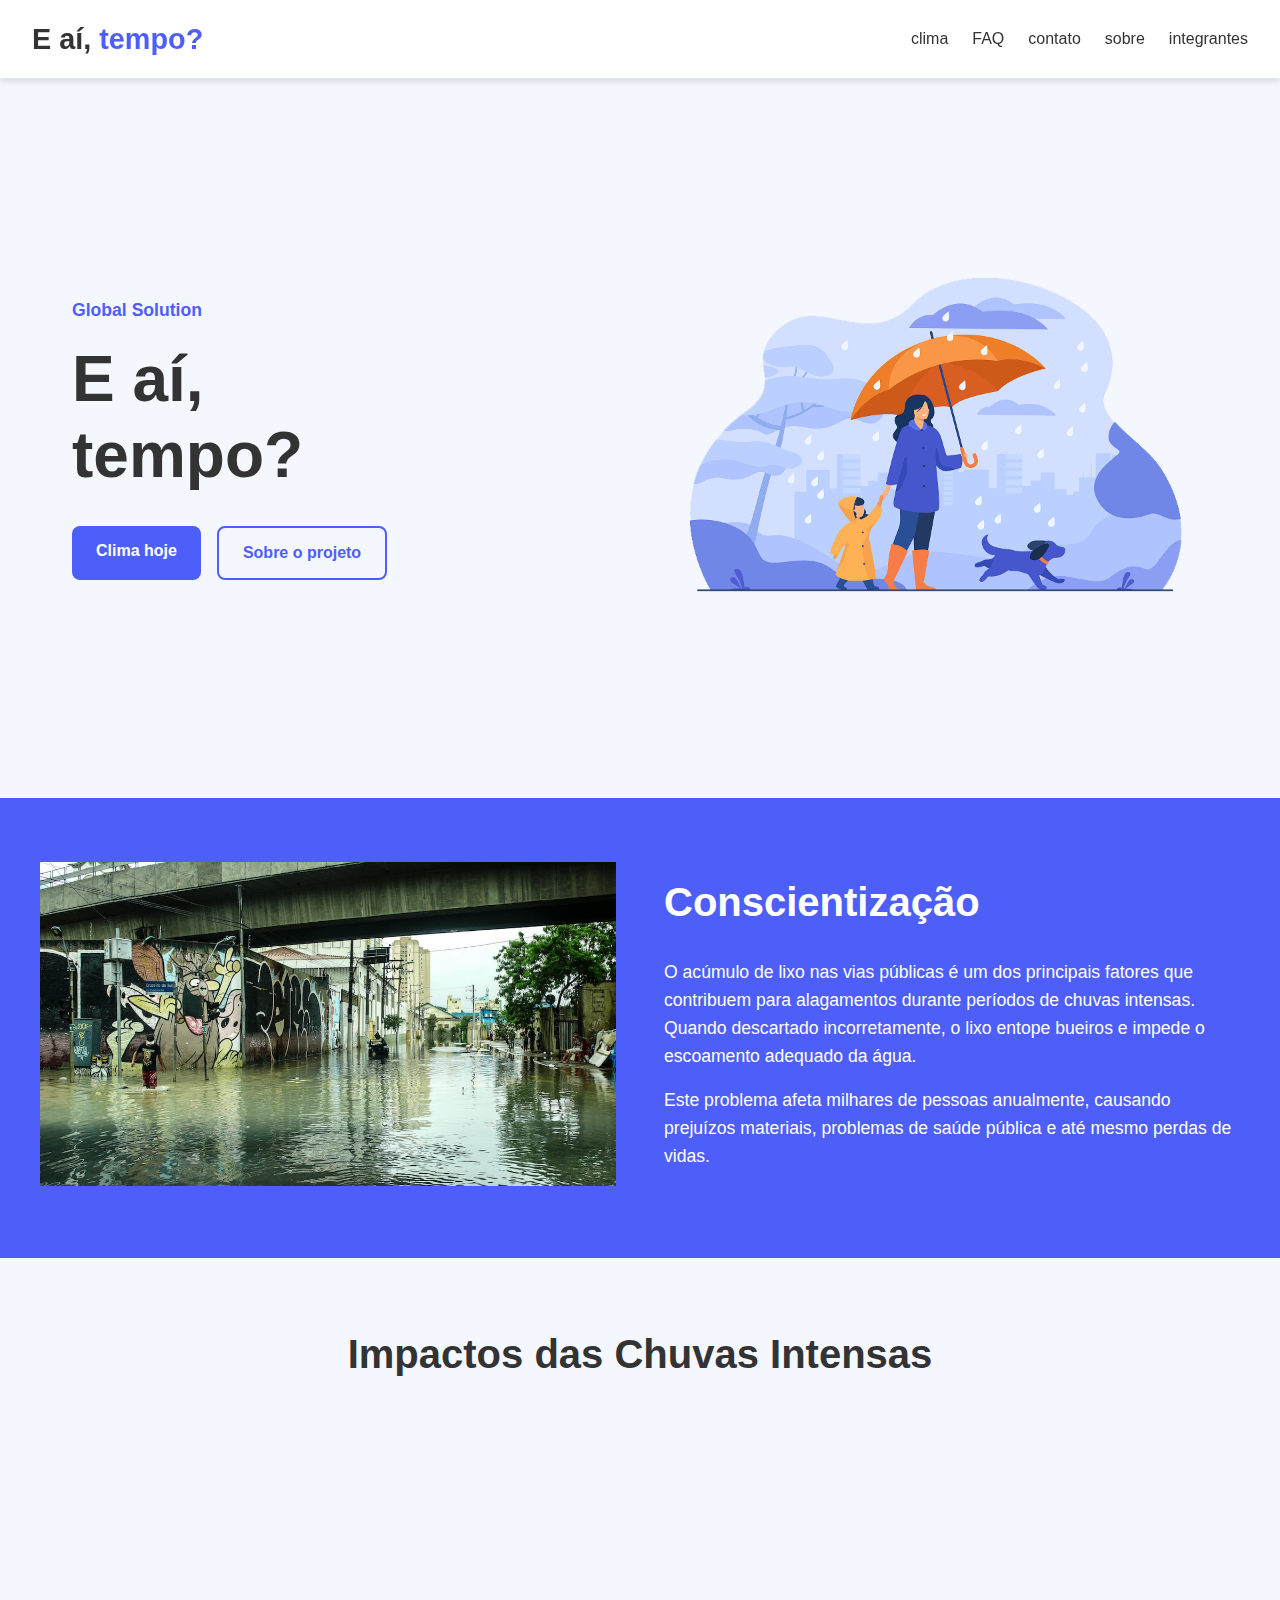
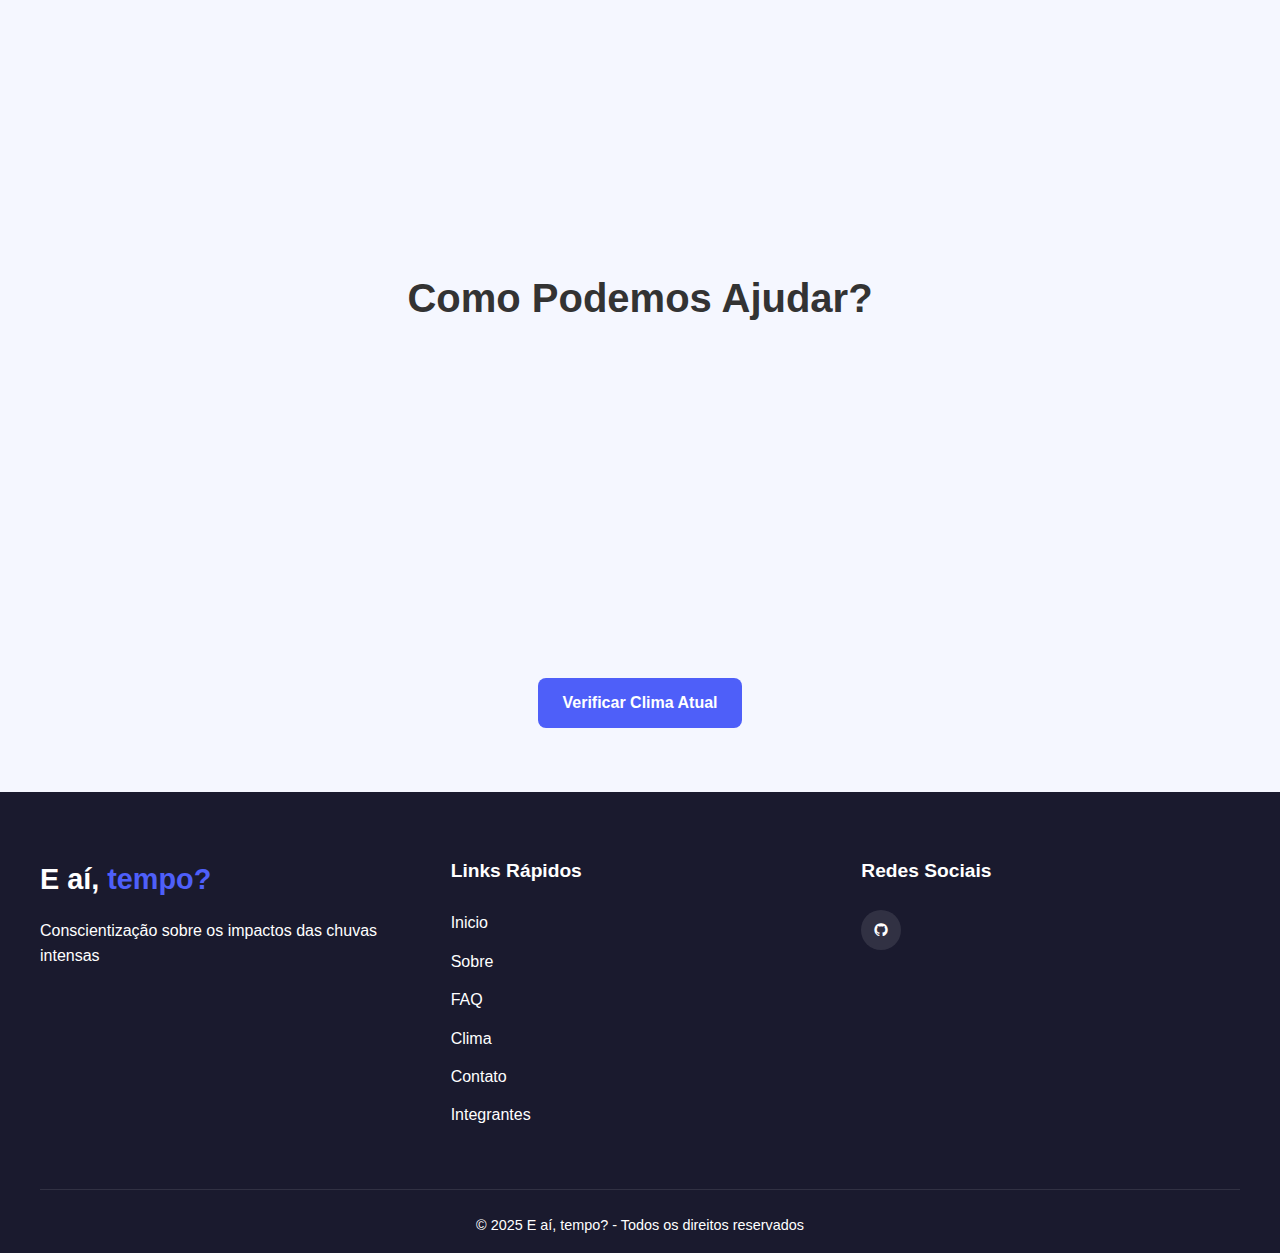
<file: index.html>
<!DOCTYPE html>
<html lang="pt-BR">

<head>
    <meta charset="UTF-8">
    <meta name="viewport" content="width=device-width, initial-scale=1.0">
    <title>E aí, tempo? - Conscientização sobre Chuvas Intensas</title>
    <link rel="stylesheet" href="css/style.css">
    <link rel="stylesheet" href="css/responsive.css">
    <link rel="stylesheet" href="https://cdnjs.cloudflare.com/ajax/libs/font-awesome/6.4.0/css/all.min.css">
    <link href='https://unpkg.com/boxicons@2.1.4/css/boxicons.min.css' rel='stylesheet'>
    <link rel="shortcut icon" href="img/logo.png" type="image/x-icon">
</head>

<body>
    <header>
        <div class="logo">
            <h1><a href="index.html">E aí, <span>tempo?</span></a></h1>
        </div>
        <nav>
            <div class="menu-toggle">
                <i class="fas fa-bars"></i>
            </div>
            <ul class="menu">
                <li><a href="clima.html">clima</a></li>
                <li><a href="faq.html">FAQ</a></li>
                <li><a href="contato.html">contato</a></li>
                <li><a href="sobre.html">sobre</a></li>
                <li><a href="integrantes.html">integrantes</a></li>
            </ul>
        </nav>
    </header>

    <main>
        <section class="hero">
            <div class="hero-content">
                <p class="subtitle">Global Solution</p>
                <h2>E aí, <br>tempo?</h2>
                <div class="hero-buttons">
                    <a href="clima.html" class="btn primary">Clima hoje</a>
                    <a href="sobre.html" class="btn secondary">Sobre o projeto</a>
                </div>
            </div>
            <div class="hero-image">
                <img class="chuva" src="chuva.png" alt="Pessoa com guarda-chuva na chuva">
            </div>
        </section>

        <section class="info-section blue-bg">
            <div class="info-content">
                <div class="info-image">
                    <img src="img/enchente.jpg" alt="Rua alagada devido às chuvas intensas">
                </div>
                <div class="info-text">
                    <h2>Conscientização</h2>
                    <p>O acúmulo de lixo nas vias públicas é um dos principais fatores que contribuem para alagamentos
                        durante períodos de chuvas intensas. Quando descartado incorretamente, o lixo entope bueiros e
                        impede o escoamento adequado da água.</p>
                    <p>Este problema afeta milhares de pessoas anualmente, causando prejuízos materiais, problemas de
                        saúde pública e até mesmo perdas de vidas.</p>
                </div>
            </div>
        </section>

        <section class="impact-section">
            <h2>Impactos das Chuvas Intensas</h2>
            <div class="impact-cards">
                <div class="impact-card">
                    <div class="icon">
                        <i class="fas fa-house-damage"></i>
                    </div>
                    <h3>Alagamentos</h3>
                    <p>Ruas e casas alagadas devido ao entupimento de bueiros por lixo descartado incorretamente.</p>
                </div>
                <div class="impact-card">
                    <div class="icon">
                        <i class="fas fa-virus"></i>
                    </div>
                    <h3>Doenças</h3>
                    <p>Proliferação de doenças como leptospirose, dengue e outras enfermidades relacionadas à água
                        contaminada.</p>
                </div>
                <div class="impact-card">
                    <div class="icon">
                        <i class="fas fa-dollar-sign"></i>
                    </div>
                    <h3>Prejuízos</h3>
                    <p>Perdas materiais, danos à infraestrutura urbana e custos elevados para reparos e reconstrução.
                    </p>
                </div>
            </div>
        </section>

        <section class="solution-section">
            <h2>Como Podemos Ajudar?</h2>
            <div class="solution-cards">
                <div class="solution-card">
                    <div class="icon">
                        <i class="fas fa-recycle"></i>
                    </div>
                    <h3>Recicle</h3>
                    <p>Separe corretamente seus resíduos e encaminhe para reciclagem.</p>
                </div>
                <div class="solution-card">
                    <div class="icon">
                        <i class="fas fa-trash-alt"></i>
                    </div>
                    <h3>Descarte Correto</h3>
                    <p>Nunca jogue lixo nas ruas, utilize as lixeiras apropriadas.</p>
                </div>
                <div class="solution-card">
                    <div class="icon">
                        <i class="fas fa-bullhorn"></i>
                    </div>
                    <h3>Conscientize</h3>
                    <p>Compartilhe informações e conscientize pessoas ao seu redor.</p>
                </div>
            </div>
            <div class="cta-button">
                <a href="clima.html" class="btn primary">Verificar Clima Atual</a>
            </div>
        </section>
    </main>

    <footer>
        <div class="footer-content">
            <div class="footer-logo">
                <h2>E aí, <span>tempo?</span></h2>
                <p>Conscientização sobre os impactos das chuvas intensas</p>
            </div>
            <div class="footer-links">
                <h3>Links Rápidos</h3>
                <ul>
                    <li><a href="index.html">Inicio</a></li>
                    <li><a href="sobre.html">Sobre</a></li>
                    <li><a href="faq.html">FAQ</a></li>
                    <li><a href="clima.html">Clima</a></li>
                    <li><a href="contato.html">Contato</a></li>
                    <li><a href="integrantes.html">Integrantes</a></li>
                </ul>
            </div>
            <div class="footer-social">
                <h3>Redes Sociais</h3>
                <div class="social-icons">
                    <a href="https://github.com/E-ai-tempo" target="_blank"><i class='bx bxl-github'></i></a>
                </div>
            </div>
        </div>
        <div class="footer-bottom">
            <p>&copy; 2025 E aí, tempo? - Todos os direitos reservados</p>
        </div>
    </footer>

    <script src="js/script.js"></script>
    <script>
        window.watsonAssistantChatOptions = {
            integrationID: "f2cf5bff-67b4-4966-b9d4-09a305dd1680", // The ID of this integration.
            region: "us-south", // The region your integration is hosted in.
            serviceInstanceID: "dce1eddc-7f61-4371-ace7-914bab5cbbb1", // The ID of your service instance.
            onLoad: async (instance) => { await instance.render(); }
        };
        setTimeout(function () {
            const t = document.createElement('script');
            t.src = "https://web-chat.global.assistant.watson.appdomain.cloud/versions/" + (window.watsonAssistantChatOptions.clientVersion || 'latest') + "/WatsonAssistantChatEntry.js";
            document.head.appendChild(t);
        });
    </script>


</body>

</html>
</file>
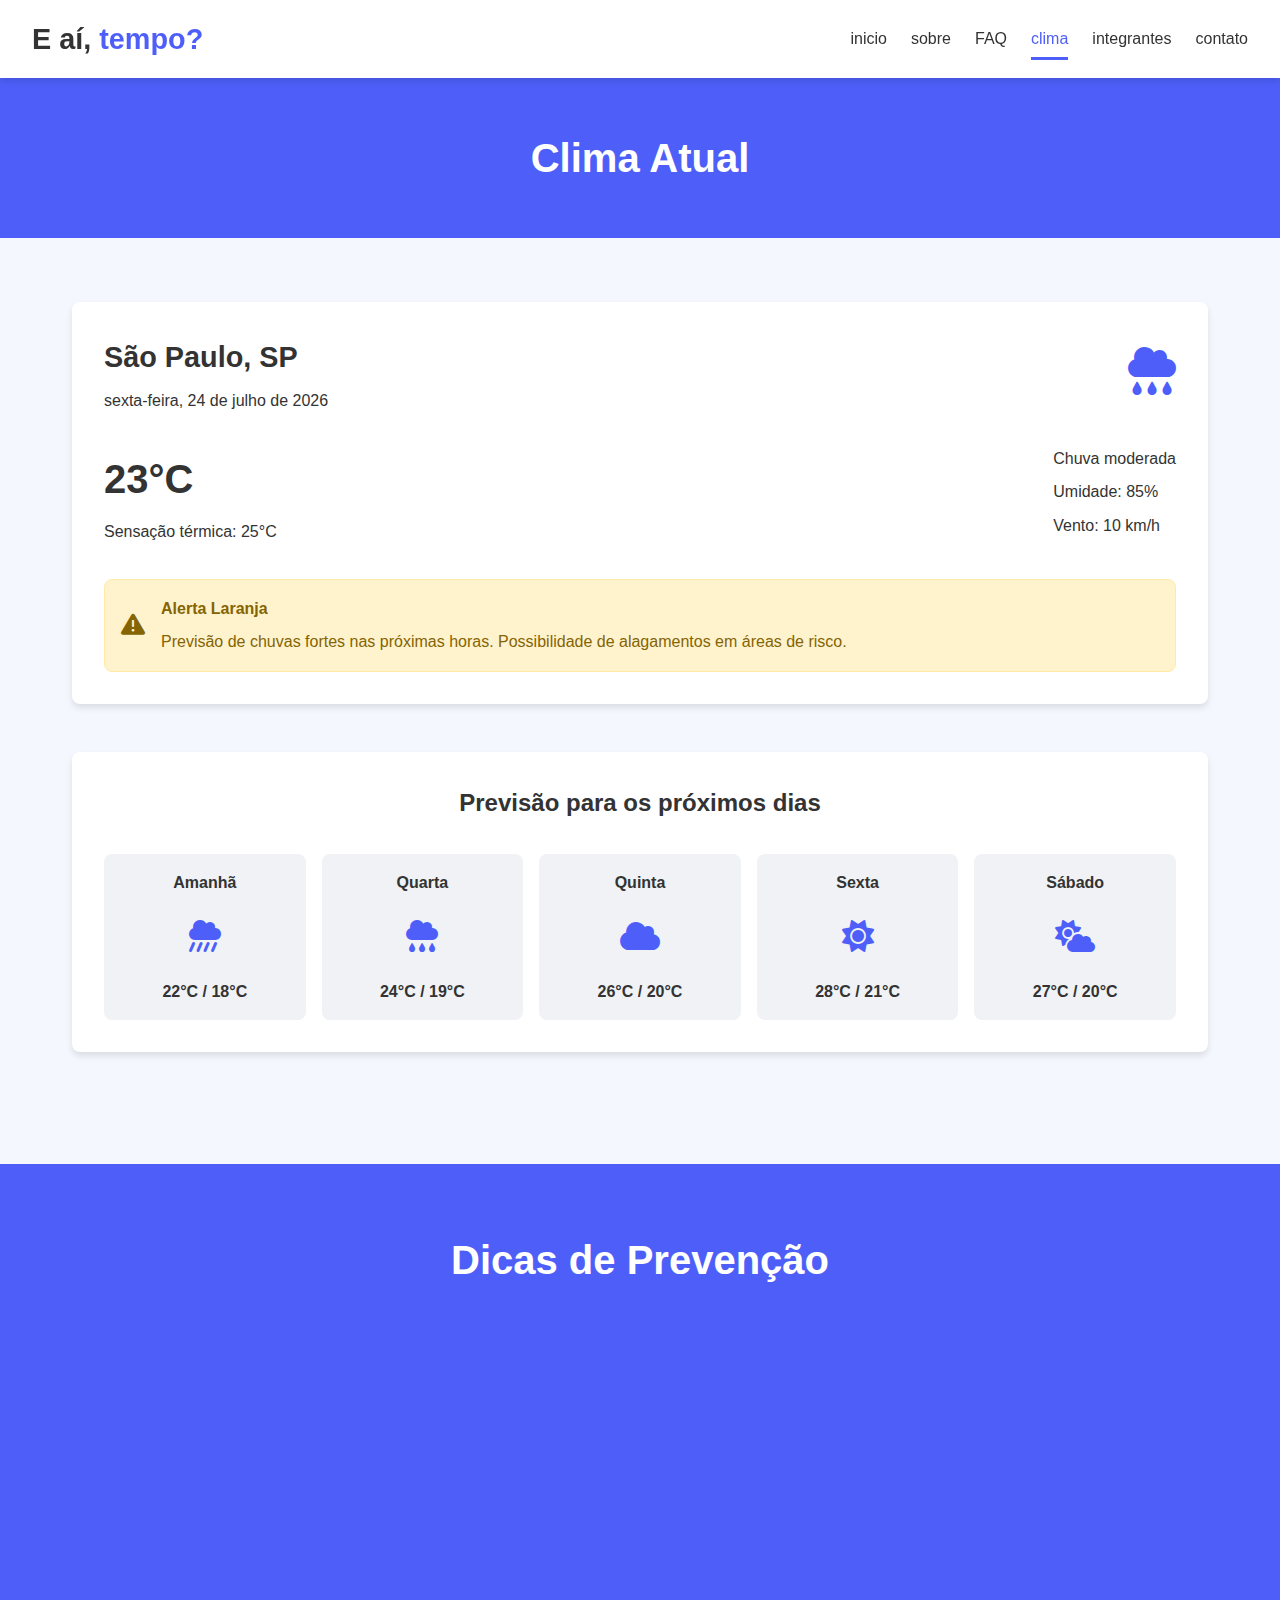
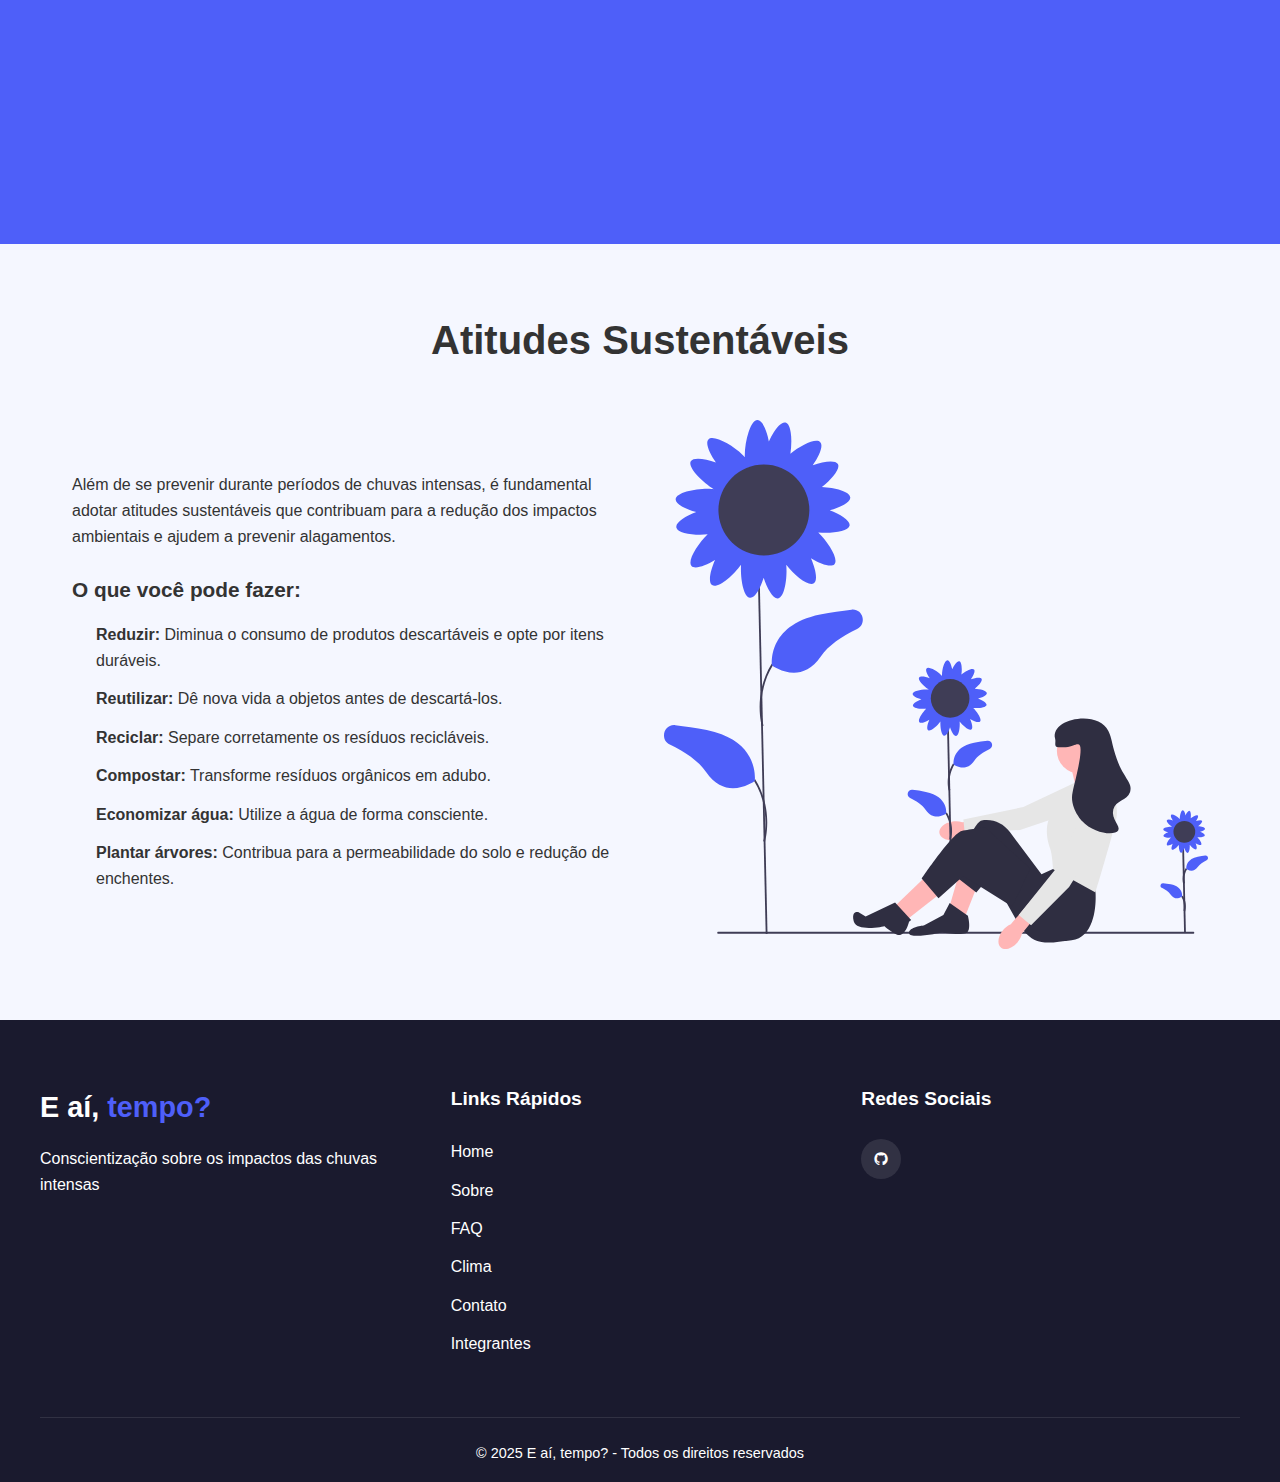
<file: clima.html>
<!DOCTYPE html>
<html lang="pt-BR">
<head>
    <meta charset="UTF-8">
    <meta name="viewport" content="width=device-width, initial-scale=1.0">
    <title>Clima - E aí, tempo?</title>
    <link rel="stylesheet" href="css/style.css">
    <link rel="stylesheet" href="css/responsive.css">
    <link rel="stylesheet" href="https://cdnjs.cloudflare.com/ajax/libs/font-awesome/6.4.0/css/all.min.css">
    <link href='https://unpkg.com/boxicons@2.1.4/css/boxicons.min.css' rel='stylesheet'>
    <link rel="shortcut icon" href="img/logo.png" type="image/x-icon">
</head>
<body>
    <header>
        <div class="logo">
            <h1><a href="index.html">E aí, <span>tempo?</span></a></h1>
        </div>
        <nav>
            <div class="menu-toggle">
                <i class="fas fa-bars"></i>
            </div>
            <ul class="menu">
                <li><a href="index.html">inicio</a></li>
                <li><a href="sobre.html">sobre</a></li>
                <li><a href="faq.html">FAQ</a></li>
                <li><a href="clima.html" class="active">clima</a></li>
                <li><a href="integrantes.html">integrantes</a></li>
                <li><a href="contato.html">contato</a></li>
            </ul>
        </nav>
    </header>

    <main>
        <section class="page-header">
            <h1>Clima Atual</h1>
        </section>

        <section class="weather-section">
            <div class="weather-card">
                <div class="weather-header">
                    <div class="location">
                        <h2>São Paulo, SP</h2>
                        <p id="current-date">Carregando data...</p>
                    </div>
                    <div class="weather-icon">
                        <i class="fas fa-cloud-rain"></i>
                    </div>
                </div>
                <div class="weather-info">
                    <div class="temperature">
                        <h3>23°C</h3>
                        <p>Sensação térmica: 25°C</p>
                    </div>
                    <div class="conditions">
                        <p>Chuva moderada</p>
                        <p>Umidade: 85%</p>
                        <p>Vento: 10 km/h</p>
                    </div>
                </div>
                <div class="weather-alert">
                    <div class="alert-icon">
                        <i class="fas fa-exclamation-triangle"></i>
                    </div>
                    <div class="alert-text">
                        <h4>Alerta Laranja</h4>
                        <p>Previsão de chuvas fortes nas próximas horas. Possibilidade de alagamentos em áreas de risco.</p>
                    </div>
                </div>
            </div>

            <div class="forecast">
                <h3>Previsão para os próximos dias</h3>
                <div class="forecast-cards">
                    <div class="forecast-card">
                        <p class="day">Amanhã</p>
                        <div class="forecast-icon">
                            <i class="fas fa-cloud-showers-heavy"></i>
                        </div>
                        <p class="forecast-temp">22°C / 18°C</p>
                    </div>
                    <div class="forecast-card">
                        <p class="day">Quarta</p>
                        <div class="forecast-icon">
                            <i class="fas fa-cloud-rain"></i>
                        </div>
                        <p class="forecast-temp">24°C / 19°C</p>
                    </div>
                    <div class="forecast-card">
                        <p class="day">Quinta</p>
                        <div class="forecast-icon">
                            <i class="fas fa-cloud"></i>
                        </div>
                        <p class="forecast-temp">26°C / 20°C</p>
                    </div>
                    <div class="forecast-card">
                        <p class="day">Sexta</p>
                        <div class="forecast-icon">
                            <i class="fas fa-sun"></i>
                        </div>
                        <p class="forecast-temp">28°C / 21°C</p>
                    </div>
                    <div class="forecast-card">
                        <p class="day">Sábado</p>
                        <div class="forecast-icon">
                            <i class="fas fa-cloud-sun"></i>
                        </div>
                        <p class="forecast-temp">27°C / 20°C</p>
                    </div>
                </div>
            </div>
        </section>

        <section class="prevention-section blue-bg">
            <h2>Dicas de Prevenção</h2>
            <div class="prevention-cards">
                <div class="prevention-card">
                    <div class="icon">
                        <i class="fas fa-home"></i>
                    </div>
                    <h3 class="txtcolor">Em Casa</h3>
                    <ul>
                        <li class="txtcolor">Mantenha calhas e ralos limpos</li>
                        <li class="txtcolor">Verifique se há goteiras no telhado</li>
                        <li class="txtcolor">Tenha um kit de emergência preparado</li>
                        <li class="txtcolor">Guarde documentos importantes em local seguro</li>
                    </ul>
                </div>
                <div class="prevention-card">
                    <div class="icon">
                        <i class="fas fa-car"></i>
                    </div>
                    <h3 class="txtcolor">Na Rua</h3>
                    <ul>
                        <li class="txtcolor">Evite áreas com histórico de alagamentos</li>
                        <li class="txtcolor">Não atravesse ruas alagadas</li>
                        <li class="txtcolor">Mantenha distância segura de córregos e rios</li>
                        <li class="txtcolor">Busque abrigo em locais seguros durante tempestades</li>
                    </ul>
                </div>
                <div class="prevention-card">
                    <div class="icon">
                        <i class="fas fa-trash-alt"></i>
                    </div>
                    <h3 class="txtcolor">Descarte de Lixo</h3>
                    <ul>
                        <li class="txtcolor">Nunca jogue lixo nas ruas ou bueiros</li>
                        <li class="txtcolor">Separe corretamente os resíduos recicláveis</li>
                        <li class="txtcolor">Utilize sacos resistentes para o lixo</li>
                        <li class="txtcolor">Respeite os horários de coleta</li>
                    </ul>
                </div>
            </div>
        </section>

        <section class="sustainable-section">
            <h2>Atitudes Sustentáveis</h2>
            <div class="sustainable-content">
                <div class="sustainable-text">
                    <p>Além de se prevenir durante períodos de chuvas intensas, é fundamental adotar atitudes sustentáveis que contribuam para a redução dos impactos ambientais e ajudem a prevenir alagamentos.</p>
                    <h3>O que você pode fazer:</h3>
                    <ul>
                        <li><strong>Reduzir:</strong> Diminua o consumo de produtos descartáveis e opte por itens duráveis.</li>
                        <li><strong>Reutilizar:</strong> Dê nova vida a objetos antes de descartá-los.</li>
                        <li><strong>Reciclar:</strong> Separe corretamente os resíduos recicláveis.</li>
                        <li><strong>Compostar:</strong> Transforme resíduos orgânicos em adubo.</li>
                        <li><strong>Economizar água:</strong> Utilize a água de forma consciente.</li>
                        <li><strong>Plantar árvores:</strong> Contribua para a permeabilidade do solo e redução de enchentes.</li>
                    </ul>
                </div>
                <div class="sustainable-image">
                    <img src="img/sustentavel.svg" alt="Pessoa com flores">
                </div>
            </div>
        </section>
    </main>

    <footer>
        <div class="footer-content">
            <div class="footer-logo">
                <h2>E aí, <span>tempo?</span></h2>
                <p>Conscientização sobre os impactos das chuvas intensas</p>
            </div>
            <div class="footer-links">
                <h3>Links Rápidos</h3>
                <ul>
                    <li><a href="index.html">Home</a></li>
                    <li><a href="sobre.html">Sobre</a></li>
                    <li><a href="faq.html">FAQ</a></li>
                    <li><a href="clima.html">Clima</a></li>
                    <li><a href="contato.html">Contato</a></li>
                    <li><a href="integrantes.html">Integrantes</a></li>
                </ul>
            </div>
            <div class="footer-social">
                <h3>Redes Sociais</h3>
                <div class="social-icons">
                    <a href="#"><i class='bx bxl-github'></i></a>
                </div>
            </div>
        </div>
        <div class="footer-bottom">
            <p>&copy; 2025 E aí, tempo? - Todos os direitos reservados</p>
        </div>
    </footer>

    <script src="js/script.js"></script>
</body>
</html>
</file>
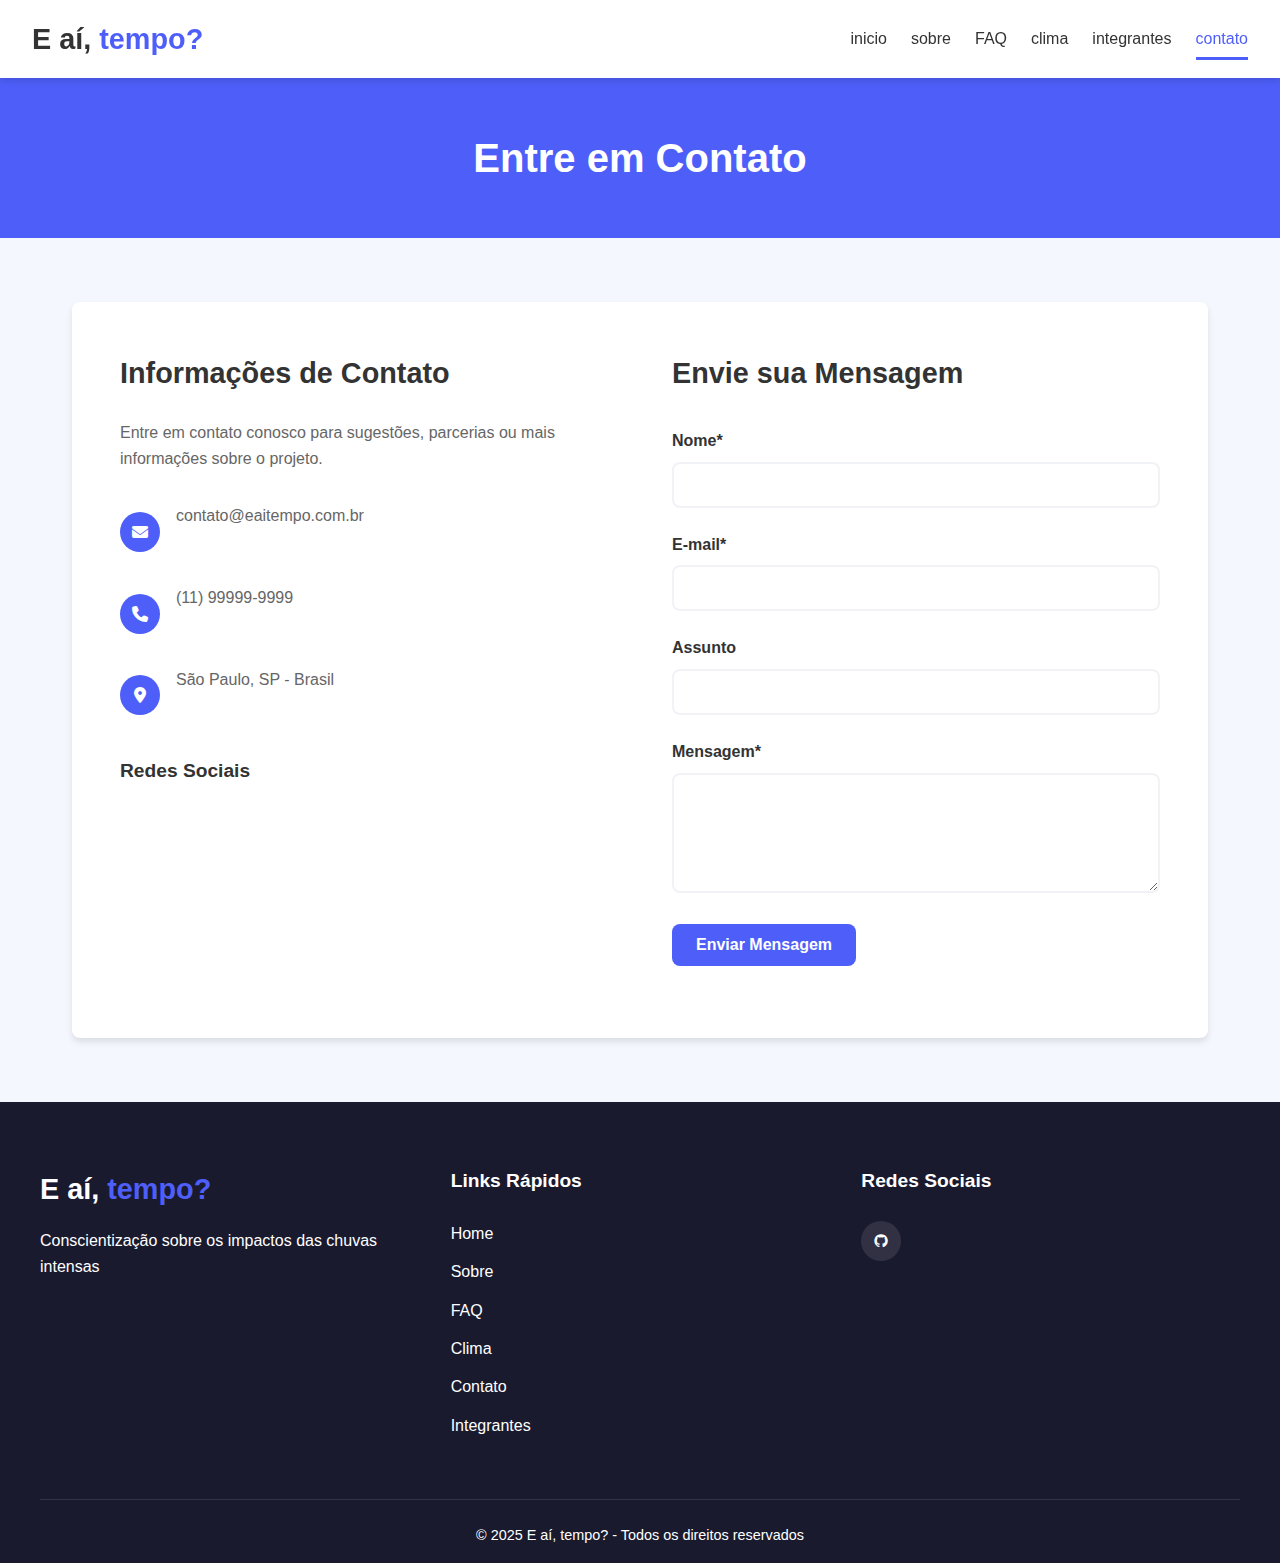
<file: contato.html>
<!DOCTYPE html>
<html lang="pt-BR">

<head>
    <meta charset="UTF-8">
    <meta name="viewport" content="width=device-width, initial-scale=1.0">
    <title>Contato - E aí, tempo?</title>
    <link rel="stylesheet" href="css/style.css">
    <link rel="stylesheet" href="css/responsive.css">
    <link rel="stylesheet" href="https://cdnjs.cloudflare.com/ajax/libs/font-awesome/6.4.0/css/all.min.css">
    <link href='https://unpkg.com/boxicons@2.1.4/css/boxicons.min.css' rel='stylesheet'>
    <link rel="shortcut icon" href="img/logo.png" type="image/x-icon">
</head>

<body>
    <header>
        <div class="logo">
            <h1><a href="index.html">E aí, <span>tempo?</span></a></h1>
        </div>
        <nav>
            <div class="menu-toggle">
                <i class="fas fa-bars"></i>
            </div>
            <ul class="menu">
                <li><a href="index.html">inicio</a></li>
                <li><a href="sobre.html">sobre</a></li>
                <li><a href="faq.html">FAQ</a></li>
                <li><a href="clima.html">clima</a></li>
                <li><a href="integrantes.html">integrantes</a></li>
                <li><a href="contato.html" class="active">contato</a></li>
            </ul>
        </nav>
    </header>

    <main>
        <section class="page-header">
            <h1>Entre em Contato</h1>
        </section>

        <section class="contact-section">
            <div class="contact-container">
                <div class="contact-info">
                    <h2>Informações de Contato</h2>
                    <p>Entre em contato conosco para sugestões, parcerias ou mais informações sobre o projeto.</p>
                    <div class="info-item">
                        <div class="icon">
                            <i class="fas fa-envelope"></i>
                        </div>
                        <p>contato@eaitempo.com.br</p>
                    </div>
                    <div class="info-item">
                        <div class="icon">
                            <i class="fas fa-phone"></i>
                        </div>
                        <p>(11) 99999-9999</p>
                    </div>
                    <div class="info-item">
                        <div class="icon">
                            <i class="fas fa-map-marker-alt"></i>
                        </div>
                        <p>São Paulo, SP - Brasil</p>
                    </div>
                    <div class="social-contact">
                        <h3>Redes Sociais</h3>
                        <div class="social-icons">
                            <a href="#"><i class="fab fa-facebook"></i></a>
                            <a href="#"><i class="fab fa-instagram"></i></a>
                            <a href="#"><i class="fab fa-twitter"></i></a>
                            <a href="#"><i class="fab fa-youtube"></i></a>
                        </div>
                    </div>
                </div>
                <div class="contact-form">
                    <h2>Envie sua Mensagem</h2>
                    <form id="contactForm">
                        <div class="form-group">
                            <label for="name">Nome*</label>
                            <input type="text" id="name" name="name" required>
                            <span class="error-message" id="name-error"></span>
                        </div>
                        <div class="form-group">
                            <label for="email">E-mail*</label>
                            <input type="email" id="email" name="email" required>
                            <span class="error-message" id="email-error"></span>
                        </div>
                        <div class="form-group">
                            <label for="subject">Assunto</label>
                            <input type="text" id="subject" name="subject">
                        </div>
                        <div class="form-group">
                            <label for="message">Mensagem*</label>
                            <textarea id="message" name="message" rows="5" required></textarea>
                            <span class="error-message" id="message-error"></span>
                        </div>
                        <div class="form-group">
                            <button type="submit" class="btn primary">Enviar Mensagem</button>
                        </div>
                    </form>
                </div>
            </div>
        </section>
    </main>

    <footer>
        <div class="footer-content">
            <div class="footer-logo">
                <h2>E aí, <span>tempo?</span></h2>
                <p>Conscientização sobre os impactos das chuvas intensas</p>
            </div>
            <div class="footer-links">
                <h3>Links Rápidos</h3>
                <ul>
                    <li><a href="index.html">Home</a></li>
                    <li><a href="sobre.html">Sobre</a></li>
                    <li><a href="faq.html">FAQ</a></li>
                    <li><a href="clima.html">Clima</a></li>
                    <li><a href="contato.html">Contato</a></li>
                    <li><a href="integrantes.html">Integrantes</a></li>
                </ul>
            </div>
            <div class="footer-social">
                <h3>Redes Sociais</h3>
                <div class="social-icons">
                    <a href="#"><i class='bx bxl-github'></i></a>
                </div>
            </div>
        </div>
        <div class="footer-bottom">
            <p>&copy; 2025 E aí, tempo? - Todos os direitos reservados</p>
        </div>
    </footer>

    <script src="js/script.js"></script>
</body>

</html>
</file>
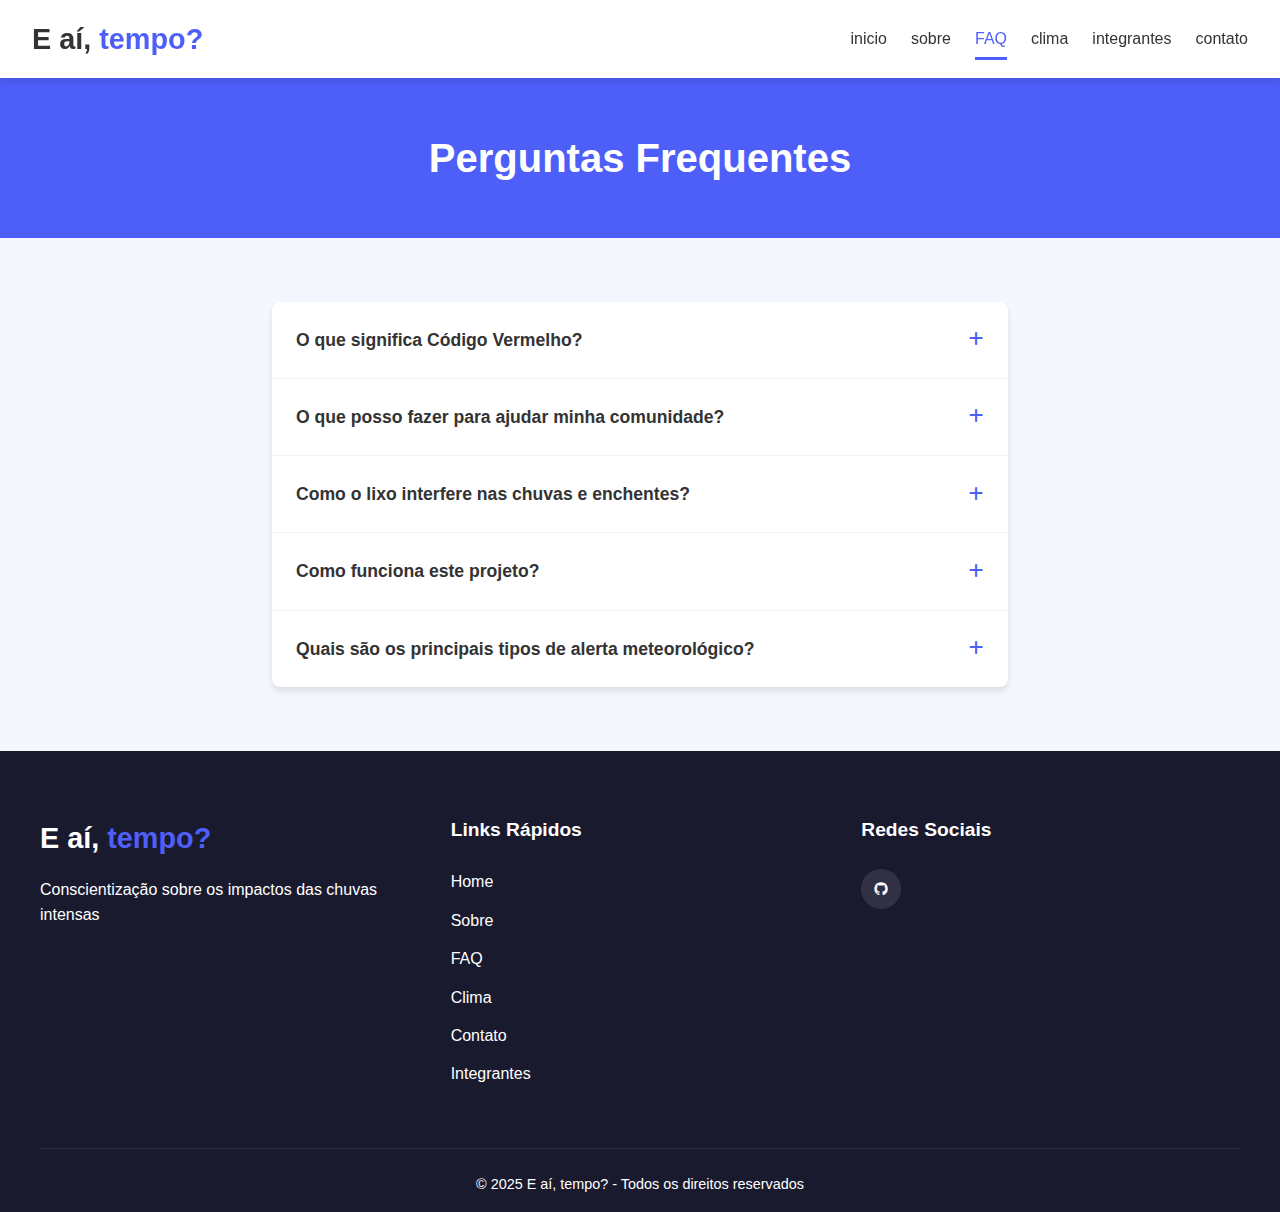
<file: faq.html>
<!DOCTYPE html>
<html lang="pt-BR">

<head>
    <meta charset="UTF-8">
    <meta name="viewport" content="width=device-width, initial-scale=1.0">
    <title>FAQ - E aí, tempo?</title>
    <link rel="stylesheet" href="css/style.css">
    <link rel="stylesheet" href="css/responsive.css">
    <link rel="stylesheet" href="https://cdnjs.cloudflare.com/ajax/libs/font-awesome/6.4.0/css/all.min.css">
    <link href='https://unpkg.com/boxicons@2.1.4/css/boxicons.min.css' rel='stylesheet'>
    <link rel="shortcut icon" href="img/logo.png" type="image/x-icon">
</head>

<body>
    <header>
        <div class="logo">
            <h1><a href="index.html">E aí, <span>tempo?</span></a></h1>
        </div>
        <nav>
            <div class="menu-toggle">
                <i class="fas fa-bars"></i>
            </div>
            <ul class="menu">
                <li><a href="index.html">inicio</a></li>
                <li><a href="sobre.html">sobre</a></li>
                <li><a href="faq.html" class="active">FAQ</a></li>
                <li><a href="clima.html">clima</a></li>
                <li><a href="integrantes.html">integrantes</a></li>
                <li><a href="contato.html">contato</a></li>
            </ul>
        </nav>
    </header>

    <main>
        <section class="page-header">
            <h1>Perguntas Frequentes</h1>
        </section>

        <section class="faq-section">
            <div class="accordion">
                <div class="accordion-item">
                    <div class="accordion-header">
                        <h3>O que significa Código Vermelho?</h3>
                        <span class="accordion-icon"><i class="fas fa-plus"></i></span>
                    </div>
                    <div class="accordion-content">
                        <p>Código Vermelho é um alerta emitido pelos órgãos de meteorologia e defesa civil que indica
                            situação de perigo iminente devido a chuvas intensas. Quando esse alerta é emitido, há
                            grande probabilidade de alagamentos, deslizamentos e outros riscos associados a
                            precipitações extremas. É recomendado que a população evite áreas de risco, não atravesse
                            áreas alagadas e siga as orientações das autoridades locais.</p>
                    </div>
                </div>

                <div class="accordion-item">
                    <div class="accordion-header">
                        <h3>O que posso fazer para ajudar minha comunidade?</h3>
                        <span class="accordion-icon"><i class="fas fa-plus"></i></span>
                    </div>
                    <div class="accordion-content">
                        <p>Existem diversas formas de ajudar sua comunidade a prevenir e lidar com os problemas causados
                            pelas chuvas intensas:</p>
                        <ul>
                            <li>Descarte corretamente seu lixo, nunca jogando resíduos nas ruas ou bueiros</li>
                            <li>Participe de mutirões de limpeza em córregos e áreas de drenagem</li>
                            <li>Denuncie descarte irregular de lixo às autoridades competentes</li>
                            <li>Compartilhe informações sobre prevenção e alertas climáticos</li>
                            <li>Auxilie vizinhos idosos ou com mobilidade reduzida durante períodos de chuvas intensas
                            </li>
                            <li>Apoie iniciativas locais de educação ambiental</li>
                        </ul>
                    </div>
                </div>

                <div class="accordion-item">
                    <div class="accordion-header">
                        <h3>Como o lixo interfere nas chuvas e enchentes?</h3>
                        <span class="accordion-icon"><i class="fas fa-plus"></i></span>
                    </div>
                    <div class="accordion-content">
                        <p>O lixo descartado incorretamente nas vias públicas é carregado pela água da chuva até os
                            bueiros e sistemas de drenagem urbana. Esse material causa entupimentos que impedem o
                            escoamento adequado da água, resultando em alagamentos e enchentes. Além disso, quando o
                            lixo chega aos córregos e rios, reduz a capacidade de vazão desses corpos d'água, aumentando
                            o risco de transbordamentos durante períodos de chuvas intensas.</p>
                        <p>Materiais como plásticos, papéis e outros resíduos também podem se acumular em áreas de
                            encosta, contribuindo para a instabilidade do solo e aumentando o risco de deslizamentos
                            quando há precipitação intensa.</p>
                    </div>
                </div>

                <div class="accordion-item">
                    <div class="accordion-header">
                        <h3>Como funciona este projeto?</h3>
                        <span class="accordion-icon"><i class="fas fa-plus"></i></span>
                    </div>
                    <div class="accordion-content">
                        <p>O projeto "E aí, tempo?" é uma iniciativa de conscientização sobre os impactos das chuvas
                            intensas e a relação com o descarte incorreto de resíduos. Nosso objetivo é informar, educar
                            e propor soluções práticas para mitigar esses problemas.</p>
                        <p>Através deste site, oferecemos:</p>
                        <ul>
                            <li>Informações sobre a relação entre lixo e alagamentos</li>
                            <li>Dados meteorológicos atualizados e alertas preventivos</li>
                            <li>Dicas de prevenção e ações sustentáveis</li>
                            <li>Respostas a dúvidas comuns sobre o tema</li>
                            <li>Canal de contato para sugestões e parcerias</li>
                        </ul>
                        <p>Nosso trabalho é baseado em pesquisas científicas e colaboração com especialistas em
                            meteorologia, gestão de resíduos e planejamento urbano.</p>
                    </div>
                </div>

                <div class="accordion-item">
                    <div class="accordion-header">
                        <h3>Quais são os principais tipos de alerta meteorológico?</h3>
                        <span class="accordion-icon"><i class="fas fa-plus"></i></span>
                    </div>
                    <div class="accordion-content">
                        <p>Os alertas meteorológicos geralmente são classificados por cores, de acordo com o nível de
                            risco:</p>
                        <ul>
                            <li><strong><span class="amarelo">Amarelo:</span></strong> Situação de observação. Possibilidade de chuvas moderadas com
                                baixo risco de alagamentos isolados.</li>
                            <li><strong><span class="laranja">Laranja:</span></strong> Situação de atenção. Previsão de chuvas fortes que podem
                                causar alagamentos, deslizamentos e transbordamentos de córregos.</li>
                            <li><strong><span class="vermelho">Vermelho:</span></strong> Situação de alerta. Previsão de chuvas intensas com grande
                                potencial para causar grandes alagamentos, enxurradas e deslizamentos generalizados.
                            </li>
                            <li><strong><span class="roxo">Roxo:</span></strong> Situação de emergência. Chuvas extremas com risco iminente à
                                vida, exigindo evacuação de áreas de risco.</li>
                        </ul>
                        <p>É importante acompanhar os alertas emitidos pelos órgãos oficiais de meteorologia e defesa
                            civil da sua região.</p>
                    </div>
                </div>
            </div>
        </section>
    </main>

    <footer>
        <div class="footer-content">
            <div class="footer-logo">
                <h2>E aí, <span>tempo?</span></h2>
                <p>Conscientização sobre os impactos das chuvas intensas</p>
            </div>
            <div class="footer-links">
                <h3>Links Rápidos</h3>
                <ul>
                    <li><a href="index.html">Home</a></li>
                    <li><a href="sobre.html">Sobre</a></li>
                    <li><a href="faq.html">FAQ</a></li>
                    <li><a href="clima.html">Clima</a></li>
                    <li><a href="contato.html">Contato</a></li>
                    <li><a href="integrantes.html">Integrantes</a></li>
                </ul>
            </div>
            <div class="footer-social">
                <h3>Redes Sociais</h3>
                <div class="social-icons">
                    <a href="https://github.com/E-ai-tempo" target="_blank"><i class='bx bxl-github'></i></a>
                </div>
            </div>
        </div>
        <div class="footer-bottom">
            <p>&copy; 2025 E aí, tempo? - Todos os direitos reservados</p>
        </div>
    </footer>

    <script src="js/script.js"></script>
</body>

</html>
</file>
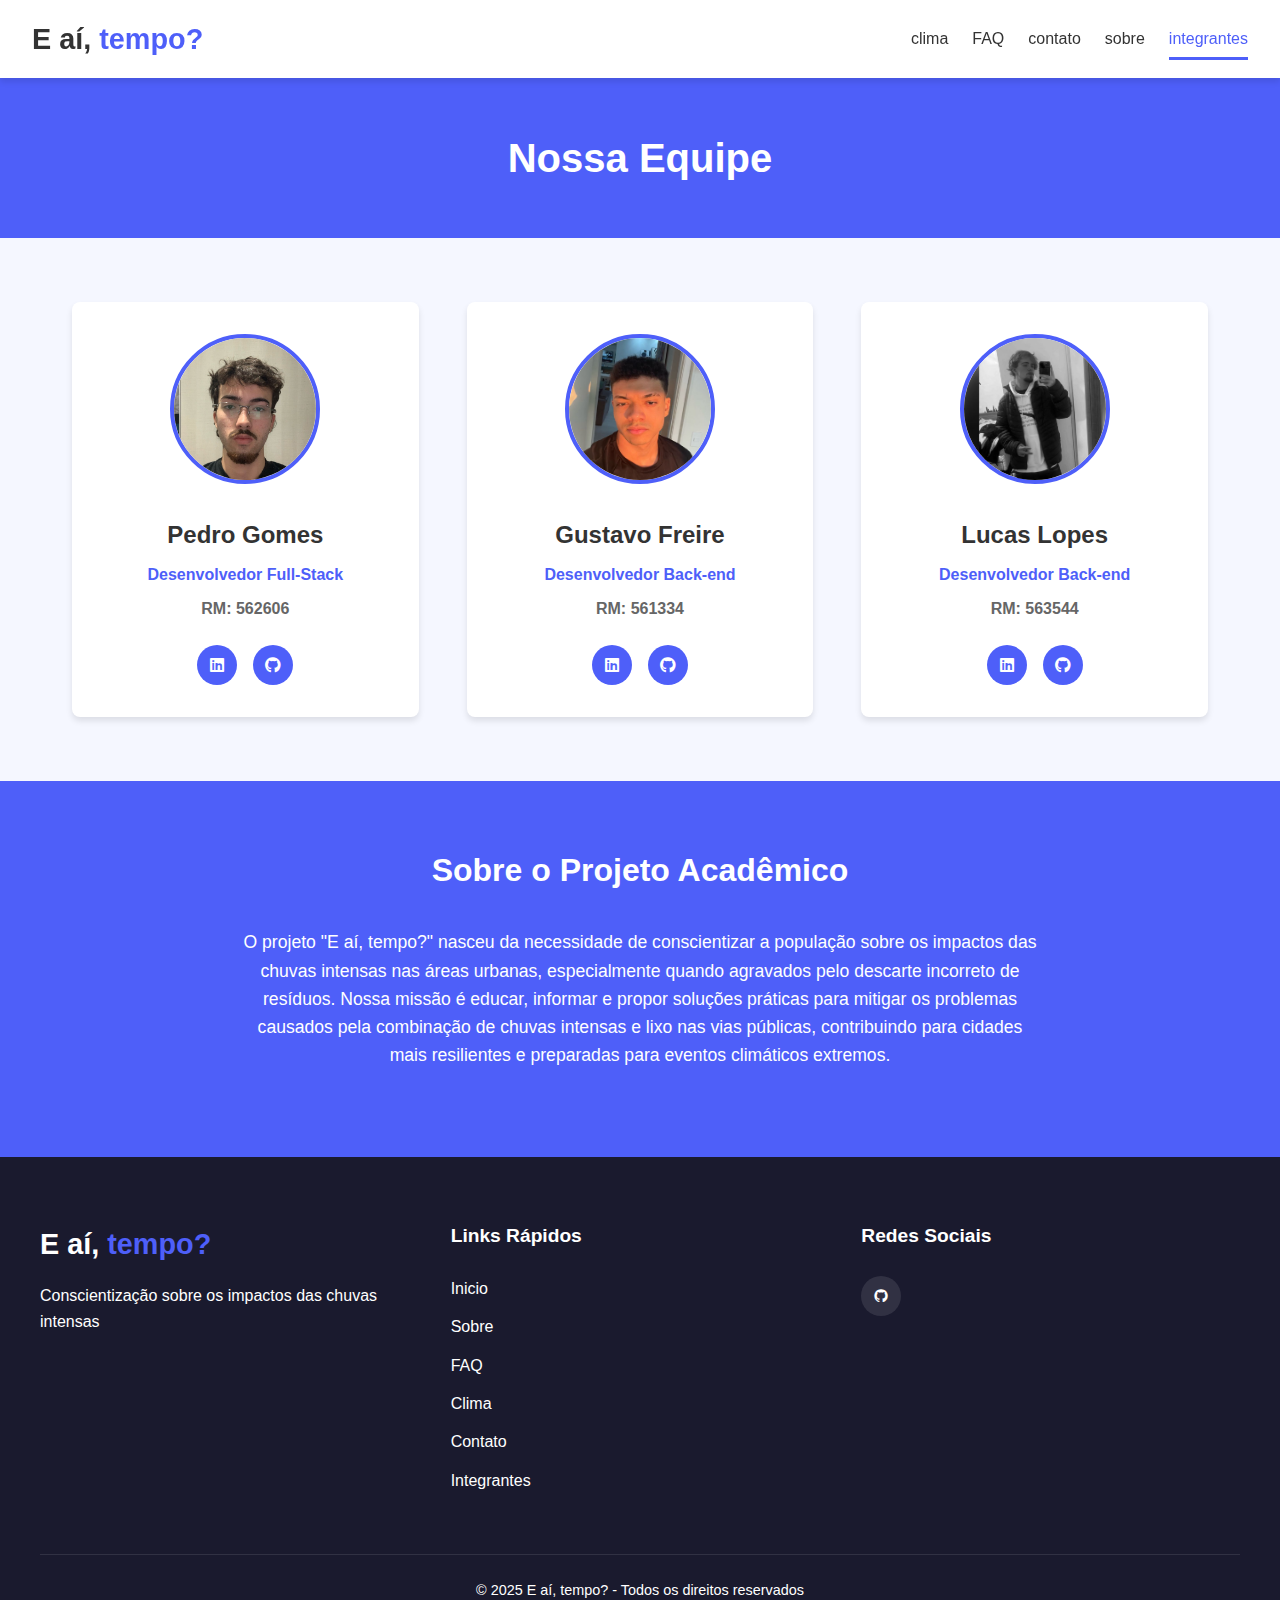
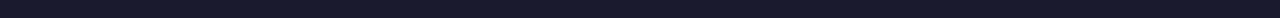
<file: integrantes.html>
<!DOCTYPE html>
<html lang="pt-BR">

<head>
    <meta charset="UTF-8">
    <meta name="viewport" content="width=device-width, initial-scale=1.0">
    <title>Integrantes - E aí, tempo?</title>
    <link rel="stylesheet" href="css/style.css">
    <link rel="stylesheet" href="css/responsive.css">
    <link rel="stylesheet" href="https://cdnjs.cloudflare.com/ajax/libs/font-awesome/6.4.0/css/all.min.css">
    <link href='https://unpkg.com/boxicons@2.1.4/css/boxicons.min.css' rel='stylesheet'>
    <link rel="shortcut icon" href="img/logo.png" type="image/x-icon">
</head>

<body>
    <header>
        <div class="logo">
            <h1><a href="index.html">E aí, <span>tempo?</span></a></h1>
        </div>
        <nav>
            <div class="menu-toggle">
                <i class="fas fa-bars"></i>
            </div>
            <ul class="menu">
                <li><a href="clima.html">clima</a></li>
                <li><a href="faq.html">FAQ</a></li>
                <li><a href="contato.html">contato</a></li>
                <li><a href="sobre.html">sobre</a></li>
                <li><a href="integrantes.html" class="active">integrantes</a></li>
            </ul>
        </nav>
    </header>

    <main>
        <section class="page-header">
            <h1>Nossa Equipe</h1>
        </section>

        <section class="team-section">
            <div class="team-container">
                <div class="team-card">
                    <div class="team-image">
                        <img src="img/pedro.png" alt="Pedro Gomes">
                    </div>
                    <div class="team-info">
                        <h3>Pedro Gomes</h3>
                        <p class="team-role">Desenvolvedor Full-Stack</p>
                        <p class="team-rm">RM: 562606</p>
                        <div class="team-social">
                            <a href="#"><i class="fab fa-linkedin"></i></a>
                            <a href="#"><i class="fab fa-github"></i></a>
                        </div>
                    </div>
                </div>

                <div class="team-card">
                    <div class="team-image">
                        <img src="img/gustavo.png" alt="Gustavo Freire">
                    </div>
                    <div class="team-info">
                        <h3>Gustavo Freire</h3>
                        <p class="team-role">Desenvolvedor Back-end</p>
                        <p class="team-rm">RM: 561334</p>
                        <div class="team-social">
                            <a href="#"><i class="fab fa-linkedin"></i></a>
                            <a href="#"><i class="fab fa-github"></i></a>
                        </div>
                    </div>
                </div>

                <div class="team-card">
                    <div class="team-image">
                        <img src="img/luscalopes.png" alt="Lucas Lopes">
                    </div>
                    <div class="team-info">
                        <h3>Lucas Lopes</h3>
                        <p class="team-role">Desenvolvedor Back-end</p>
                        <p class="team-rm">RM: 563544</p>
                        <div class="team-social">
                            <a href="#"><i class="fab fa-linkedin"></i></a>
                            <a href="#"><i class="fab fa-github"></i></a>
                        </div>
                    </div>
                </div>
            </div>
        </section>

        <section class="project-info blue-bg">
            <div class="project-content">
                <h2>Sobre o Projeto Acadêmico</h2>
                <p>O projeto "E aí, tempo?" nasceu da necessidade de conscientizar a população sobre os impactos das chuvas intensas nas áreas urbanas, especialmente quando agravados pelo descarte incorreto de resíduos.

Nossa missão é educar, informar e propor soluções práticas para mitigar os problemas causados pela combinação de chuvas intensas e lixo nas vias públicas, contribuindo para cidades mais resilientes e preparadas para eventos climáticos extremos.</p>
            </div>
        </section>
    </main>

    <footer>
        <div class="footer-content">
            <div class="footer-logo">
                <h2>E aí, <span>tempo?</span></h2>
                <p>Conscientização sobre os impactos das chuvas intensas</p>
            </div>
            <div class="footer-links">
                <h3>Links Rápidos</h3>
                <ul>
                    <li><a href="index.html">Inicio</a></li>
                    <li><a href="sobre.html">Sobre</a></li>
                    <li><a href="faq.html">FAQ</a></li>
                    <li><a href="clima.html">Clima</a></li>
                    <li><a href="contato.html">Contato</a></li>
                    <li><a href="integrantes.html">Integrantes</a></li>
                </ul>
            </div>
            <div class="footer-social">
                <h3>Redes Sociais</h3>
                <div class="social-icons">
                    <a href="https://github.com/E-ai-tempo" target="_blank"><i class='bx bxl-github'></i></a>
                </div>
            </div>
        </div>
        <div class="footer-bottom">
            <p>&copy; 2025 E aí, tempo? - Todos os direitos reservados</p>
        </div>
    </footer>

    <script src="js/script.js"></script>
</body>

</html>
</file>
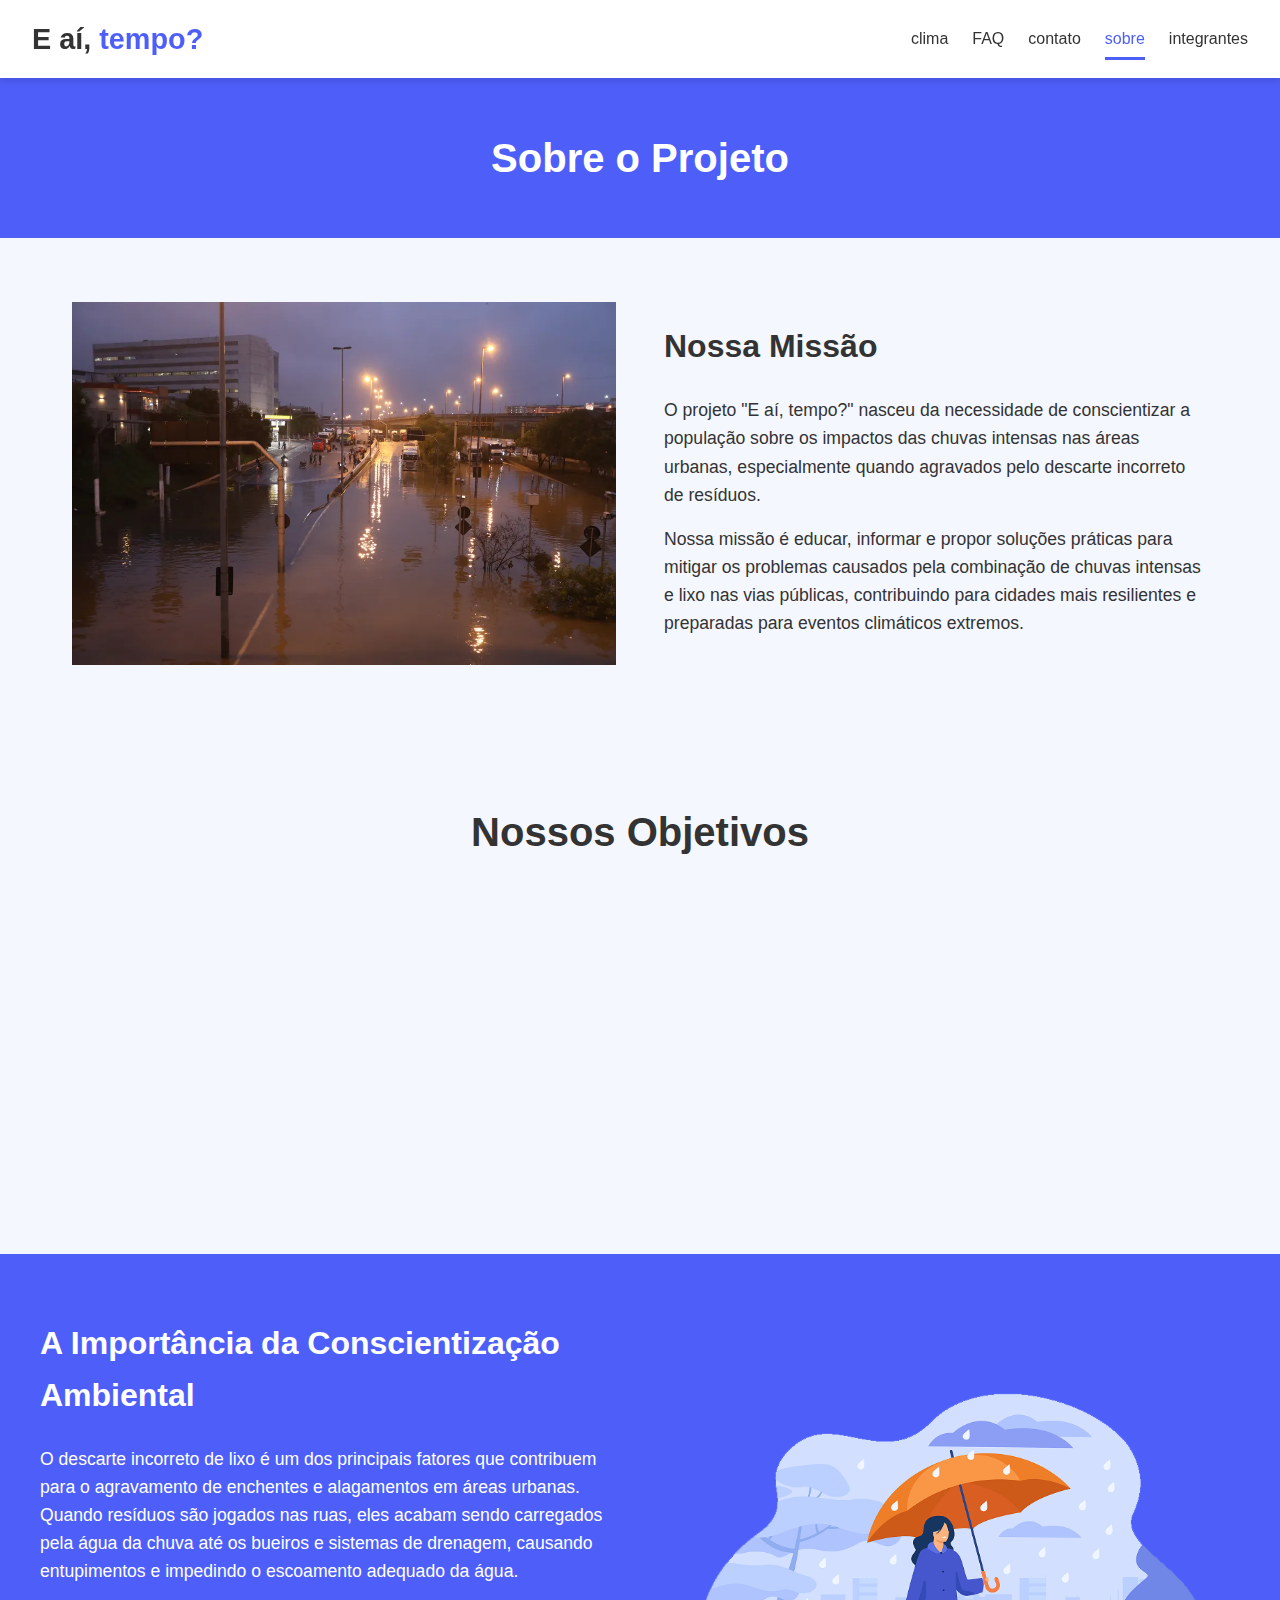
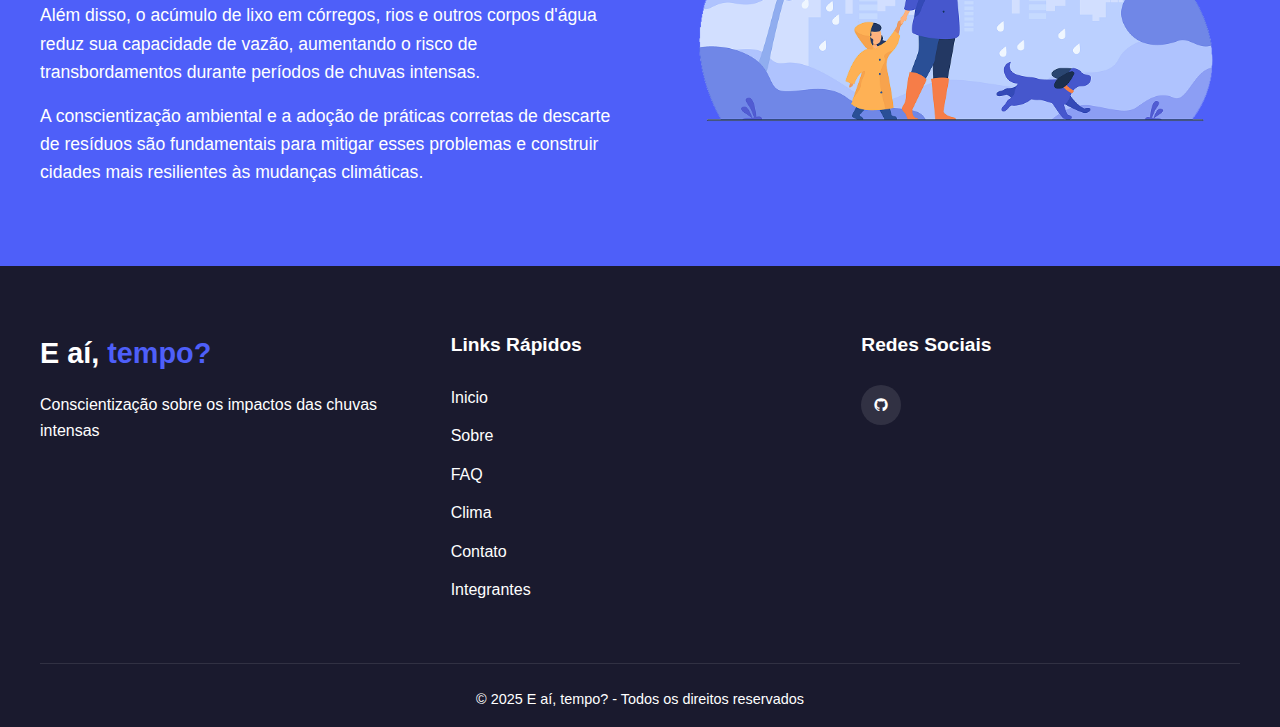
<file: sobre.html>
<!DOCTYPE html>
<html lang="pt-BR">

<head>
    <meta charset="UTF-8">
    <meta name="viewport" content="width=device-width, initial-scale=1.0">
    <title>Sobre - E aí, tempo?</title>
    <link rel="stylesheet" href="css/style.css">
    <link rel="stylesheet" href="css/responsive.css">
    <link rel="stylesheet" href="https://cdnjs.cloudflare.com/ajax/libs/font-awesome/6.4.0/css/all.min.css">
    <link href='https://unpkg.com/boxicons@2.1.4/css/boxicons.min.css' rel='stylesheet'>
    <link rel="shortcut icon" href="img/logo.png" type="image/x-icon">
</head>

<body>
    <header>
        <div class="logo">
            <h1><a href="index.html">E aí, <span>tempo?</span></a></h1>
        </div>
        <nav>
            <div class="menu-toggle">
                <i class="fas fa-bars"></i>
            </div>
            <ul class="menu">
                <li><a href="clima.html">clima</a></li>
                <li><a href="faq.html">FAQ</a></li>
                <li><a href="contato.html">contato</a></li>
                <li><a href="sobre.html" class="active">sobre</a></li>
                <li><a href="integrantes.html">integrantes</a></li>
            </ul>
        </nav>
    </header>

    <main>
        <section class="page-header">
            <h1>Sobre o Projeto</h1>
        </section>

        <section class="about-section">
            <div class="about-content">
                <div class="about-image">
                    <img src="enchentes.webp" alt="Pessoa com guarda-chuva na chuva">
                </div>
                <div class="about-text">
                    <h2>Nossa Missão</h2>
                    <p>O projeto "E aí, tempo?" nasceu da necessidade de conscientizar a população sobre os impactos das
                        chuvas intensas nas áreas urbanas, especialmente quando agravados pelo descarte incorreto de
                        resíduos.</p>
                    <p>Nossa missão é educar, informar e propor soluções práticas para mitigar os problemas causados
                        pela combinação de chuvas intensas e lixo nas vias públicas, contribuindo para cidades mais
                        resilientes e preparadas para eventos climáticos extremos.</p>
                </div>
            </div>
        </section>

        <section class="objectives-section">
            <h2>Nossos Objetivos</h2>
            <div class="objectives-cards">
                <div class="objective-card">
                    <div class="icon">
                        <i class="fas fa-lightbulb"></i>
                    </div>
                    <h3>Conscientização</h3>
                    <p>Informar a população sobre a relação entre o descarte incorreto de lixo e os alagamentos urbanos.
                    </p>
                </div>
                <div class="objective-card">
                    <div class="icon">
                        <i class="fas fa-hands-helping"></i>
                    </div>
                    <h3>Prevenção</h3>
                    <p>Fornecer informações e alertas sobre condições climáticas para prevenir danos causados por chuvas
                        intensas.</p>
                </div>
                <div class="objective-card">
                    <div class="icon">
                        <i class="fas fa-seedling"></i>
                    </div>
                    <h3>Sustentabilidade</h3>
                    <p>Promover práticas sustentáveis de descarte de resíduos e cuidados com o meio ambiente urbano.</p>
                </div>
            </div>
        </section>

        <section class="importance-section blue-bg">
            <div class="importance-content">
                <div class="importance-text">
                    <h2>A Importância da Conscientização Ambiental</h2>
                    <p>O descarte incorreto de lixo é um dos principais fatores que contribuem para o agravamento de
                        enchentes e alagamentos em áreas urbanas. Quando resíduos são jogados nas ruas, eles acabam
                        sendo carregados pela água da chuva até os bueiros e sistemas de drenagem, causando entupimentos
                        e impedindo o escoamento adequado da água.</p>
                    <p>Além disso, o acúmulo de lixo em córregos, rios e outros corpos d'água reduz sua capacidade de
                        vazão, aumentando o risco de transbordamentos durante períodos de chuvas intensas.</p>
                    <p>A conscientização ambiental e a adoção de práticas corretas de descarte de resíduos são
                        fundamentais para mitigar esses problemas e construir cidades mais resilientes às mudanças
                        climáticas.</p>
                </div>
                <div class="importance-image">
                    <img src="chuva.png" alt="Rua alagada devido às chuvas intensas">
                </div>
            </div>
        </section>
    </main>

    <footer>
        <div class="footer-content">
            <div class="footer-logo">
                <h2>E aí, <span>tempo?</span></h2>
                <p>Conscientização sobre os impactos das chuvas intensas</p>
            </div>
            <div class="footer-links">
                <h3>Links Rápidos</h3>
                <ul>
                    <li><a href="index.html">Inicio</a></li>
                    <li><a href="sobre.html">Sobre</a></li>
                    <li><a href="faq.html">FAQ</a></li>
                    <li><a href="clima.html">Clima</a></li>
                    <li><a href="contato.html">Contato</a></li>
                    <li><a href="integrantes.html">Integrantes</a></li>
                </ul>
            </div>
            <div class="footer-social">
                <h3>Redes Sociais</h3>
                <div class="social-icons">
                    <a href="https://github.com/E-ai-tempo" target="_blank"><i class='bx bxl-github'></i></a>
                </div>
            </div>
        </div>
        <div class="footer-bottom">
            <p>&copy; 2025 E aí, tempo? - Todos os direitos reservados</p>
        </div>
    </footer>

    <script src="js/script.js"></script>
</body>

</html>
</file>
<file: css/responsive.css>
/* Tablets */
@media (max-width: 1024px) {
    .hero {
        flex-direction: column;
        text-align: center;
        padding: 3rem 1rem;
    }
    
    .hero-content {
        padding-right: 0;
        margin-bottom: 2rem;
    }
    
    .hero h2 {
        font-size: 3rem;
    }
    
    .info-content,
    .about-content,
    .importance-content,
    .sustainable-content {
        flex-direction: column;
        text-align: center;
    }
    
    .contact-container {
        grid-template-columns: 1fr;
        gap: 2rem;
    }
    
    .impact-cards,
    .solution-cards,
    .objectives-cards,
    .prevention-cards {
        grid-template-columns: repeat(auto-fit, minmax(250px, 1fr));
    }
    
    .forecast-cards {
        grid-template-columns: repeat(auto-fit, minmax(100px, 1fr));
    }
}

/* Mobile */
@media (max-width: 768px) {
    header {
        padding: 1rem;
    }
    
    .logo h1 {
        font-size: 1.5rem;
    }
    
    .menu {
        position: fixed;
        top: 70px;
        left: -100%;
        width: 100%;
        height: calc(100vh - 70px);
        background-color: #fff;
        flex-direction: column;
        justify-content: flex-start;
        align-items: center;
        padding-top: 2rem;
        transition: var(--transition);
        box-shadow: var(--box-shadow);
        z-index: 999;
    }
    
    .menu.active {
        left: 0;
    }
    
    .menu li {
        margin: 1rem 0;
    }
    
    .menu li a {
        font-size: 1.2rem;
        padding: 1rem;
        display: block;
        width: 100%;
        text-align: center;
    }
    
    .menu-toggle {
        display: block;
    }
    
    .hero {
        padding: 2rem 1rem;
        min-height: 60vh;
    }
    
    .hero h2 {
        font-size: 2.5rem;
    }
    
    .hero-buttons {
        flex-direction: column;
        align-items: center;
    }
    
    .hero-buttons .btn {
        width: 100%;
        max-width: 250px;
    }
    
    .page-header h1 {
        font-size: 2rem;
    }
    
    .impact-section h2,
    .solution-section h2,
    .objectives-section h2,
    .prevention-section h2,
    .sustainable-section h2 {
        font-size: 2rem;
    }
    
    .info-text h2,
    .about-text h2,
    .importance-text h2 {
        font-size: 1.8rem;
    }
    
    .impact-cards,
    .solution-cards,
    .objectives-cards,
    .prevention-cards,
    .team-container {
        grid-template-columns: 1fr;
        gap: 1.5rem;
    }
    
    .weather-header {
        flex-direction: column;
        text-align: center;
    }
    
    .weather-info {
        flex-direction: column;
        text-align: center;
        gap: 1rem;
    }
    
    .forecast-cards {
        grid-template-columns: repeat(2, 1fr);
        gap: 1rem;
    }
    
    .prevention-cards {
        grid-template-columns: 1fr;
    }
    
    .contact-container {
        padding: 2rem;
    }
    
    .accordion-header h3 {
        font-size: 1rem;
    }
    
    .footer-content {
        grid-template-columns: 1fr;
        text-align: center;
        gap: 2rem;
    }
    
    .social-icons {
        justify-content: center;
    }
}

/* Mobile pequeno */
@media (max-width: 480px) {
    header {
        padding: 0.8rem;
    }
    
    .logo h1 {
        font-size: 1.3rem;
    }
    
    .hero {
        padding: 1.5rem 1rem;
    }
    
    .hero h2 {
        font-size: 2rem;
    }
    
    .page-header {
        padding: 2rem 1rem;
    }
    
    .page-header h1 {
        font-size: 1.8rem;
    }
    
    .impact-section,
    .solution-section,
    .about-section,
    .objectives-section,
    .faq-section,
    .weather-section,
    .contact-section,
    .team-section {
        padding: 2rem 1rem;
    }
    
    .info-section,
    .importance-section,
    .prevention-section,
    .sustainable-section,
    .project-info {
        padding: 2rem 1rem;
    }
    
    .impact-section h2,
    .solution-section h2,
    .objectives-section h2,
    .prevention-section h2,
    .sustainable-section h2 {
        font-size: 1.8rem;
    }
    
    .info-text h2,
    .about-text h2,
    .importance-text h2 {
        font-size: 1.6rem;
    }
    
    .weather-card,
    .forecast,
    .contact-container {
        padding: 1.5rem;
    }
    
    .team-image img {
        width: 120px;
        height: 120px;
    }
    
    .forecast-cards {
        grid-template-columns: 1fr;
    }
    
    .btn {
        padding: 10px 20px;
        font-size: 0.9rem;
    }
    
    footer {
        padding: 2rem 1rem 1rem;
    }
}

/* Landscape mobile */
@media (max-width: 768px) and (orientation: landscape) {
    .hero {
        min-height: 50vh;
        padding: 2rem 1rem;
    }
    
    .menu {
        height: calc(100vh - 60px);
        top: 60px;
    }
}

/* Ajustes para telas muito pequenas */
@media (max-width: 320px) {
    .hero h2 {
        font-size: 1.8rem;
    }
    
    .impact-card,
    .solution-card,
    .objective-card,
    .prevention-card,
    .team-card {
        padding: 1.5rem;
    }
    
    .weather-card,
    .forecast {
        padding: 1rem;
    }
    
    .contact-container {
        padding: 1rem;
    }
}
</file>
<file: css/style.css>
/* Reset e Estilos Gerais */
* {
    margin: 0;
    padding: 0;
    box-sizing: border-box;
    font-family: 'Segoe UI', Tahoma, Geneva, Verdana, sans-serif;
}

:root {
    --primary-color: #4e5ff9;
    --secondary-color: #6c7ae0;
    --accent-color: #ff7f50;
    --text-color: #333;
    --light-text: #fff;
    --light-bg: #f5f7ff;
    --dark-bg: #1a1a2e;
    --blue-bg: #4e5ff9;
    --gray-bg: #f0f2f5;
    --border-radius: 8px;
    --box-shadow: 0 4px 6px rgba(0, 0, 0, 0.1);
    --transition: all 0.3s ease;
}

body {
    background-color: var(--light-bg);
    color: var(--text-color);
    line-height: 1.6;
}

a {
    text-decoration: none;
    color: var(--primary-color);
    transition: var(--transition);
}

a:hover {
    color: var(--accent-color);
}

ul {
    list-style: none;
}

img {
    max-width: 100%;
    height: auto;
}

.btn {
    display: inline-block;
    padding: 12px 24px;
    border-radius: var(--border-radius);
    font-weight: 600;
    text-align: center;
    cursor: pointer;
    transition: var(--transition);
    border: none;
    font-size: 1rem;
}

.primary {
    background-color: var(--primary-color);
    color: var(--light-text);
}

.primary:hover {
    background-color: var(--secondary-color);
    color: var(--light-text);
}

.secondary {
    background-color: transparent;
    color: var(--primary-color);
    border: 2px solid var(--primary-color);
}

.secondary:hover {
    background-color: var(--primary-color);
    color: var(--light-text);
}

.blue-bg {
    background-color: var(--blue-bg);
    color: var(--light-text);
}


header {
    background-color: #fff;
    box-shadow: var(--box-shadow);
    padding: 1rem 2rem;
    position: sticky;
    top: 0;
    z-index: 1000;
    display: flex;
    justify-content: space-between;
    align-items: center;
}

.logo h1 {
    font-size: 1.8rem;
    font-weight: 700;
}

.logo h1 a {
    color: var(--text-color);
}

.logo h1 span {
    color: var(--primary-color);
}

nav {
    display: flex;
    align-items: center;
}

.menu {
    display: flex;
    gap: 1.5rem;
}

.menu li a {
    color: var(--text-color);
    font-weight: 500;
    padding: 0.5rem 0;
    position: relative;
}

.menu li a:hover,
.menu li a.active {
    color: var(--primary-color);
}

.menu li a.active::after {
    content: '';
    position: absolute;
    bottom: -5px;
    left: 0;
    width: 100%;
    height: 3px;
    background-color: var(--primary-color);
}

.menu-toggle {
    display: none;
    font-size: 1.5rem;
    cursor: pointer;
    color: var(--primary-color);
}


.hero {
    display: flex;
    align-items: center;
    justify-content: space-between;
    padding: 4rem 2rem;
    max-width: 1200px;
    margin: 0 auto;
    min-height: 80vh;
}

.hero-content {
    flex: 1;
    padding-right: 2rem;
}

.hero-image {
    flex: 1;
    text-align: center;
}

.subtitle {
    color: var(--primary-color);
    font-weight: 600;
    margin-bottom: 1rem;
    font-size: 1.1rem;
}

.hero h2 {
    font-size: 4rem;
    line-height: 1.2;
    margin-bottom: 2rem;
    color: var(--text-color);
}

.hero-buttons {
    display: flex;
    gap: 1rem;
    margin-top: 2rem;
    flex-wrap: wrap;
}


.info-section {
    padding: 4rem 2rem;
}

.info-content {
    display: flex;
    align-items: center;
    max-width: 1200px;
    margin: 0 auto;
    gap: 3rem;
}

.info-image, .info-text {
    flex: 1;
}

.info-text h2 {
    font-size: 2.5rem;
    margin-bottom: 1.5rem;
}

.info-text p {
    margin-bottom: 1rem;
    font-size: 1.1rem;
}


.impact-section {
    padding: 4rem 2rem;
    max-width: 1200px;
    margin: 0 auto;
}

.impact-section h2 {
    text-align: center;
    font-size: 2.5rem;
    margin-bottom: 3rem;
}

.impact-cards {
    display: grid;
    grid-template-columns: repeat(auto-fit, minmax(300px, 1fr));
    gap: 2rem;
}

.impact-card {
    background-color: #fff;
    border-radius: var(--border-radius);
    padding: 2rem;
    box-shadow: var(--box-shadow);
    text-align: center;
    transition: var(--transition);
}

.impact-card:hover {
    transform: translateY(-10px);
}

.impact-card .icon {
    font-size: 2.5rem;
    color: var(--primary-color);
    margin-bottom: 1.5rem;
}

.impact-card h3 {
    margin-bottom: 1rem;
    font-size: 1.3rem;
}


.solution-section {
    padding: 4rem 2rem;
    max-width: 1200px;
    margin: 0 auto;
    text-align: center;
}

.solution-section h2 {
    font-size: 2.5rem;
    margin-bottom: 3rem;
}

.solution-cards {
    display: grid;
    grid-template-columns: repeat(auto-fit, minmax(300px, 1fr));
    gap: 2rem;
    margin-bottom: 3rem;
}

.solution-card {
    background-color: #fff;
    border-radius: var(--border-radius);
    padding: 2rem;
    box-shadow: var(--box-shadow);
    text-align: center;
    transition: var(--transition);
}

.solution-card:hover {
    transform: translateY(-10px);
}

.solution-card .icon {
    font-size: 2.5rem;
    color: var(--primary-color);
    margin-bottom: 1.5rem;
}

.solution-card h3 {
    margin-bottom: 1rem;
    font-size: 1.3rem;
}

.cta-button {
    margin-top: 2rem;
}

footer {
    background-color: var(--dark-bg);
    color: var(--light-text);
    padding: 4rem 2rem 1rem;
}

.footer-content {
    display: grid;
    grid-template-columns: repeat(auto-fit, minmax(250px, 1fr));
    gap: 2rem;
    max-width: 1200px;
    margin: 0 auto;
}

.footer-logo h2 {
    font-size: 1.8rem;
    margin-bottom: 1rem;
}

.footer-logo span {
    color: var(--primary-color);
}

.footer-links h3, .footer-social h3 {
    margin-bottom: 1.5rem;
    font-size: 1.2rem;
}

.footer-links ul li {
    margin-bottom: 0.8rem;
}

.footer-links ul li a {
    color: var(--light-text);
}

.footer-links ul li a:hover {
    color: var(--primary-color);
}

.social-icons {
    display: flex;
    gap: 1rem;
    flex-wrap: wrap;
}

.social-icons a {
    display: flex;
    align-items: center;
    justify-content: center;
    width: 40px;
    height: 40px;
    background-color: rgba(255, 255, 255, 0.1);
    border-radius: 50%;
    color: var(--light-text);
    transition: var(--transition);
}

.social-icons a:hover {
    background-color: var(--primary-color);
    color: var(--light-text);
}

.footer-bottom {
    max-width: 1200px;
    margin: 3rem auto 0;
    padding-top: 1.5rem;
    border-top: 1px solid rgba(255, 255, 255, 0.1);
    text-align: center;
    font-size: 0.9rem;
}

.page-header {
    background-color: var(--primary-color);
    color: var(--light-text);
    padding: 3rem 2rem;
    text-align: center;
}

.page-header h1 {
    font-size: 2.5rem;
}

.about-section {
    padding: 4rem 2rem;
    max-width: 1200px;
    margin: 0 auto;
}

.about-content {
    display: flex;
    align-items: center;
    gap: 3rem;
    flex-wrap: wrap;
}

.about-image, .about-text {
    flex: 1;
    min-width: 300px;
}

.about-text h2 {
    font-size: 2rem;
    margin-bottom: 1.5rem;
}

.about-text p {
    margin-bottom: 1rem;
    font-size: 1.1rem;
}

.objectives-section {
    padding: 4rem 2rem;
    max-width: 1200px;
    margin: 0 auto;
    text-align: center;
}

.objectives-section h2 {
    font-size: 2.5rem;
    margin-bottom: 3rem;
}

.objectives-cards {
    display: grid;
    grid-template-columns: repeat(auto-fit, minmax(300px, 1fr));
    gap: 2rem;
}

.objective-card {
    background-color: #fff;
    border-radius: var(--border-radius);
    padding: 2rem;
    box-shadow: var(--box-shadow);
    text-align: center;
    transition: var(--transition);
}

.objective-card:hover {
    transform: translateY(-10px);
}

.objective-card .icon {
    font-size: 2.5rem;
    color: var(--primary-color);
    margin-bottom: 1.5rem;
}

.objective-card h3 {
    margin-bottom: 1rem;
    font-size: 1.3rem;
}

.importance-section {
    padding: 4rem 2rem;
}

.importance-content {
    display: flex;
    align-items: center;
    max-width: 1200px;
    margin: 0 auto;
    gap: 3rem;
    flex-wrap: wrap;
}

.importance-text, .importance-image {
    flex: 1;
    min-width: 300px;
}

.importance-text h2 {
    font-size: 2rem;
    margin-bottom: 1.5rem;
}

.importance-text p {
    margin-bottom: 1rem;
    font-size: 1.1rem;
}


.faq-section {
    padding: 4rem 2rem;
    max-width: 800px;
    margin: 0 auto;
}

.accordion {
    background-color: #fff;
    border-radius: var(--border-radius);
    box-shadow: var(--box-shadow);
    overflow: hidden;
}

.accordion-item {
    border-bottom: 1px solid var(--gray-bg);
}

.accordion-item:last-child {
    border-bottom: none;
}

.accordion-header {
    display: flex;
    justify-content: space-between;
    align-items: center;
    padding: 1.5rem;
    cursor: pointer;
    transition: var(--transition);
}

.accordion-header:hover {
    background-color: var(--gray-bg);
}

.accordion-header h3 {
    font-size: 1.1rem;
    font-weight: 600;
    flex: 1;
    text-align: left;
}

.accordion-icon {
    font-size: 1rem;
    color: var(--primary-color);
    transition: var(--transition);
    margin-left: 1rem;
}

.accordion-content {
    padding: 0 1.5rem;
    max-height: 0;
    overflow: hidden;
    transition: max-height 0.3s ease;
}

.accordion-content p {
    padding-bottom: 1.5rem;
    font-size: 1rem;
}

.accordion-content ul {
    list-style: disc;
    padding-left: 1.5rem;
    margin-bottom: 1.5rem;
}

.accordion-content ul li {
    margin-bottom: 0.5rem;
}

.accordion-item.active .accordion-icon {
    transform: rotate(45deg);
}

.accordion-item.active .accordion-content {
    max-height: 1000px;
}

.weather-section {
    padding: 4rem 2rem;
    max-width: 1200px;
    margin: 0 auto;
}

.weather-card {
    background-color: #fff;
    border-radius: var(--border-radius);
    box-shadow: var(--box-shadow);
    padding: 2rem;
    margin-bottom: 3rem;
}

.weather-header {
    display: flex;
    justify-content: space-between;
    align-items: center;
    margin-bottom: 2rem;
    flex-wrap: wrap;
    gap: 1rem;
}

.location h2 {
    font-size: 1.8rem;
    margin-bottom: 0.5rem;
}

.weather-icon {
    font-size: 3rem;
    color: var(--primary-color);
}

.weather-info {
    display: flex;
    justify-content: space-between;
    align-items: center;
    margin-bottom: 2rem;
    flex-wrap: wrap;
    gap: 2rem;
}

.temperature h3 {
    font-size: 2.5rem;
    margin-bottom: 0.5rem;
}

.conditions p {
    margin-bottom: 0.5rem;
}

.weather-alert {
    display: flex;
    align-items: center;
    background-color: #fff3cd;
    border: 1px solid #ffeaa7;
    border-radius: var(--border-radius);
    padding: 1rem;
    gap: 1rem;
}

.alert-icon {
    font-size: 1.5rem;
    color: #856404;
}

.alert-text h4 {
    margin-bottom: 0.5rem;
    color: #856404;
}

.alert-text p {
    color: #856404;
    margin: 0;
}

.forecast {
    background-color: #fff;
    border-radius: var(--border-radius);
    box-shadow: var(--box-shadow);
    padding: 2rem;
    margin-bottom: 3rem;
}

.forecast h3 {
    margin-bottom: 2rem;
    text-align: center;
    font-size: 1.5rem;
}

.forecast-cards {
    display: grid;
    grid-template-columns: repeat(auto-fit, minmax(120px, 1fr));
    gap: 1rem;
}

.forecast-card {
    text-align: center;
    padding: 1rem;
    background-color: var(--gray-bg);
    border-radius: var(--border-radius);
}

.forecast-card .day {
    font-weight: 600;
    margin-bottom: 1rem;
}

.forecast-icon {
    font-size: 2rem;
    color: var(--primary-color);
    margin-bottom: 1rem;
}

.forecast-temp {
    font-weight: 600;
}

.prevention-section {
    padding: 4rem 2rem;
}

.prevention-section h2 {
    text-align: center;
    font-size: 2.5rem;
    margin-bottom: 3rem;
}

.prevention-cards {
    display: grid;
    grid-template-columns: repeat(auto-fit, minmax(300px, 1fr));
    gap: 2rem;
    max-width: 1200px;
    margin: 0 auto;
}

.prevention-card {
    background-color: #fff;
    border-radius: var(--border-radius);
    padding: 2rem;
    box-shadow: var(--box-shadow);
    text-align: center;
}

.prevention-card .icon {
    font-size: 2.5rem;
    color: var(--primary-color);
    margin-bottom: 1.5rem;
}

.prevention-card h3 {
    margin-bottom: 1.5rem;
    font-size: 1.3rem;
}

.prevention-card ul {
    list-style: none;
    text-align: left;
}

.prevention-card ul li {
    margin-bottom: 0.8rem;
    padding-left: 1.5rem;
    position: relative;
}

.prevention-card ul li::before {
    content: '✓';
    position: absolute;
    left: 0;
    color: var(--primary-color);
    font-weight: bold;
}

.sustainable-section {
    padding: 4rem 2rem;
    max-width: 1200px;
    margin: 0 auto;
}

.sustainable-section h2 {
    text-align: center;
    font-size: 2.5rem;
    margin-bottom: 3rem;
}

.sustainable-content {
    display: flex;
    align-items: center;
    gap: 3rem;
    flex-wrap: wrap;
}

.sustainable-text, .sustainable-image {
    flex: 1;
    min-width: 300px;
}

.txtcolor {
    color: black;
}

.sustainable-text h3 {
    margin: 1.5rem 0 1rem;
    font-size: 1.3rem;
}

.sustainable-text ul {
    list-style: none;
}

.sustainable-text ul li {
    margin-bottom: 0.8rem;
    padding-left: 1.5rem;
    position: relative;
}

.sustainable-text ul li::before {
    position: absolute;
    left: 0;
}


.contact-section {
    padding: 4rem 2rem;
    max-width: 1200px;
    margin: 0 auto;
}

.contact-container {
    display: grid;
    grid-template-columns: 1fr 1fr;
    gap: 4rem;
    background-color: #fff;
    border-radius: var(--border-radius);
    box-shadow: var(--box-shadow);
    padding: 3rem;
}

.contact-info h2 {
    margin-bottom: 1.5rem;
    font-size: 1.8rem;
}

.contact-info p {
    margin-bottom: 2rem;
    color: #666;
}

.info-item {
    display: flex;
    align-items: center;
    margin-bottom: 1.5rem;
    gap: 1rem;
}

.info-item .icon {
    width: 40px;
    height: 40px;
    background-color: var(--primary-color);
    color: var(--light-text);
    border-radius: 50%;
    display: flex;
    align-items: center;
    justify-content: center;
}

.social-contact {
    margin-top: 2rem;
}

.social-contact h3 {
    margin-bottom: 1rem;
    font-size: 1.2rem;
}

.contact-form h2 {
    margin-bottom: 2rem;
    font-size: 1.8rem;
}

.form-group {
    margin-bottom: 1.5rem;
}

.form-group label {
    display: block;
    margin-bottom: 0.5rem;
    font-weight: 600;
    color: var(--text-color);
}

.form-group input,
.form-group textarea {
    width: 100%;
    padding: 12px;
    border: 2px solid var(--gray-bg);
    border-radius: var(--border-radius);
    font-size: 1rem;
    transition: var(--transition);
}

.form-group input:focus,
.form-group textarea:focus {
    outline: none;
    border-color: var(--primary-color);
}

.form-group textarea {
    resize: vertical;
    min-height: 120px;
}

.error-message {
    color: #e74c3c;
    font-size: 0.9rem;
    margin-top: 0.5rem;
    display: block;
}


.team-section {
    padding: 4rem 2rem;
    max-width: 1200px;
    margin: 0 auto;
}

.team-container {
    display: grid;
    grid-template-columns: repeat(auto-fit, minmax(300px, 1fr));
    gap: 3rem;
}

.team-card {
    background-color: #fff;
    border-radius: var(--border-radius);
    box-shadow: var(--box-shadow);
    padding: 2rem;
    text-align: center;
    transition: var(--transition);
}

.team-card:hover {
    transform: translateY(-10px);
}

.team-image {
    margin-bottom: 1.5rem;
}

.team-image img {
    width: 150px;
    height: 150px;
    border-radius: 50%;
    object-fit: cover;
    border: 4px solid var(--primary-color);
}

.team-info h3 {
    font-size: 1.5rem;
    margin-bottom: 0.5rem;
}

.team-role {
    color: var(--primary-color);
    font-weight: 600;
    margin-bottom: 0.5rem;
}

.team-rm {
    color: #666;
    margin-bottom: 1.5rem;
    font-weight: 600;
}

.team-social {
    display: flex;
    justify-content: center;
    gap: 1rem;
}

.team-social a {
    display: flex;
    align-items: center;
    justify-content: center;
    width: 40px;
    height: 40px;
    background-color: var(--primary-color);
    color: var(--light-text);
    border-radius: 50%;
    transition: var(--transition);
}

.team-social a:hover {
    background-color: var(--secondary-color);
}

.project-info {
    padding: 4rem 2rem;
}

.project-content {
    max-width: 800px;
    margin: 0 auto;
    text-align: center;
}

.project-content h2 {
    font-size: 2rem;
    margin-bottom: 2rem;
}

.project-content p {
    margin-bottom: 1.5rem;
    font-size: 1.1rem;
}

.search-box {
    margin: 1% auto;
    display: flex;
    justify-content: center;
    width: 100%;
    max-width: 600px;
}
</file>
